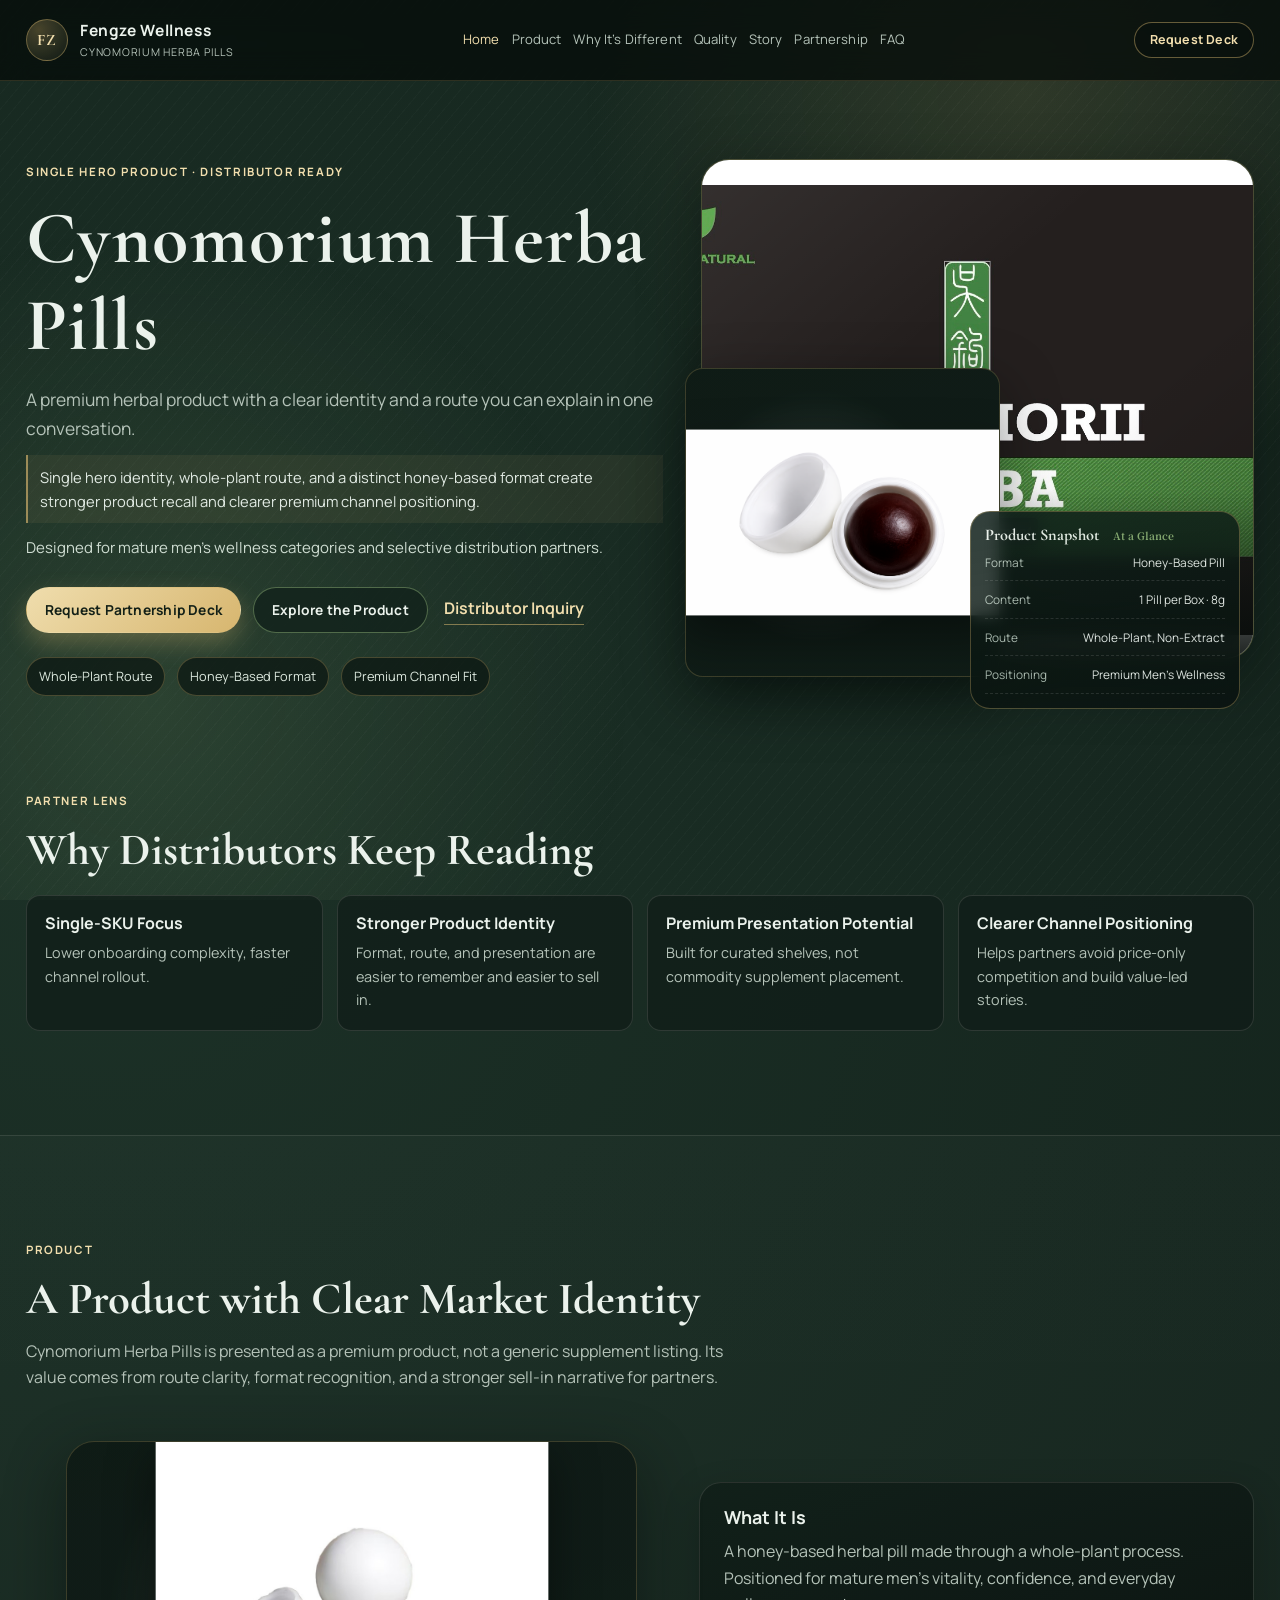
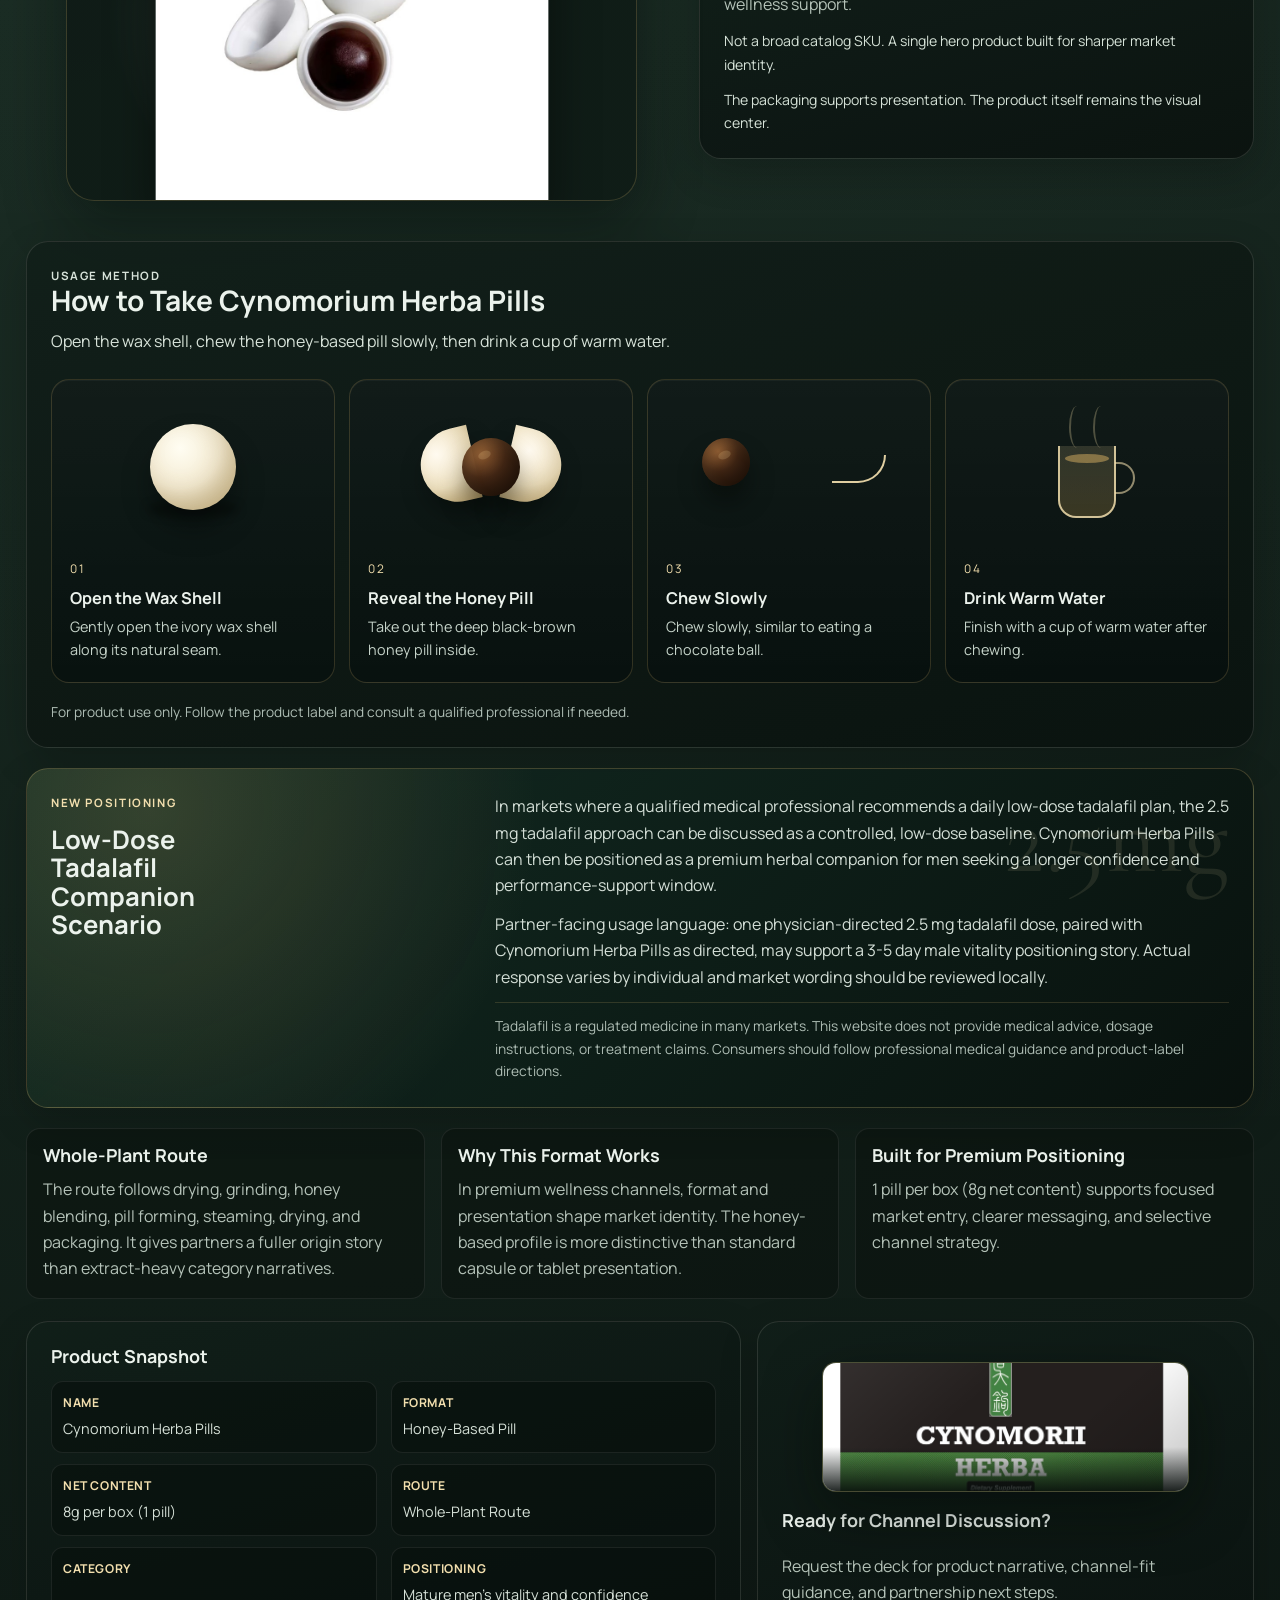
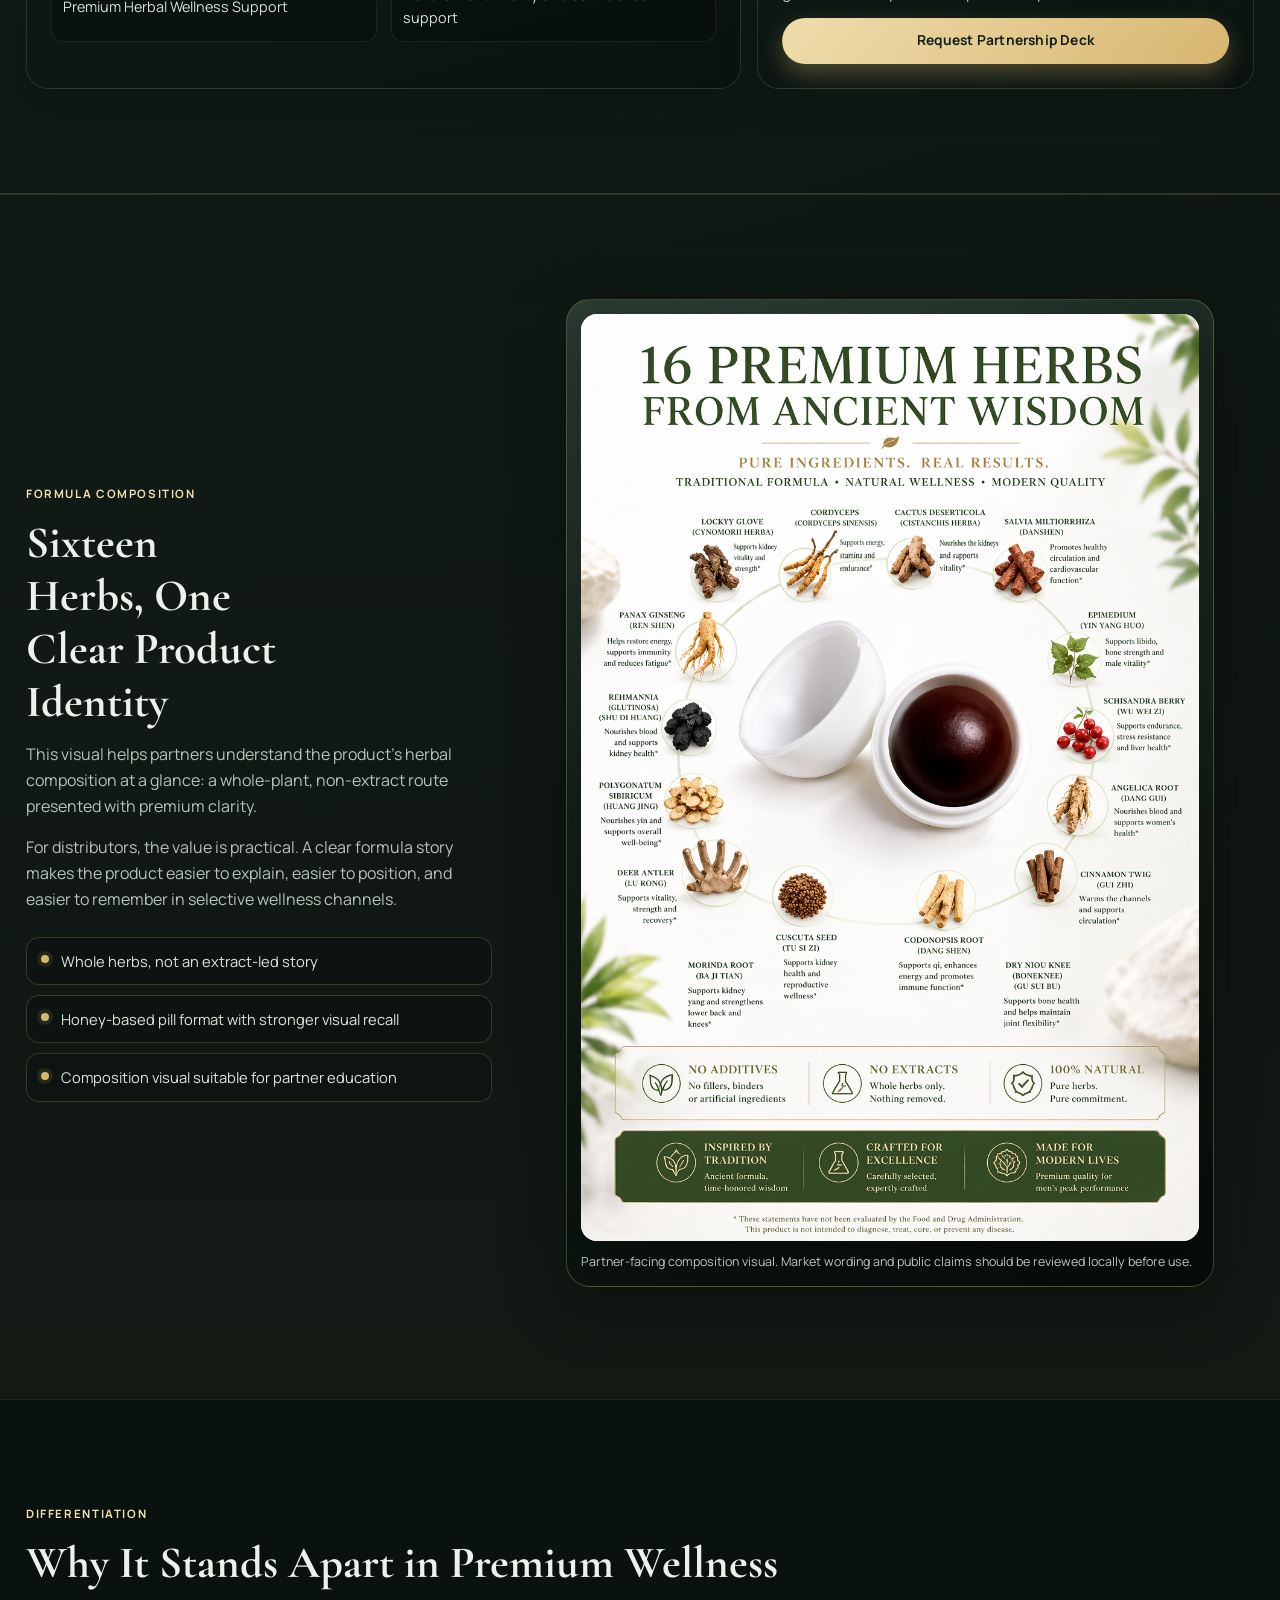
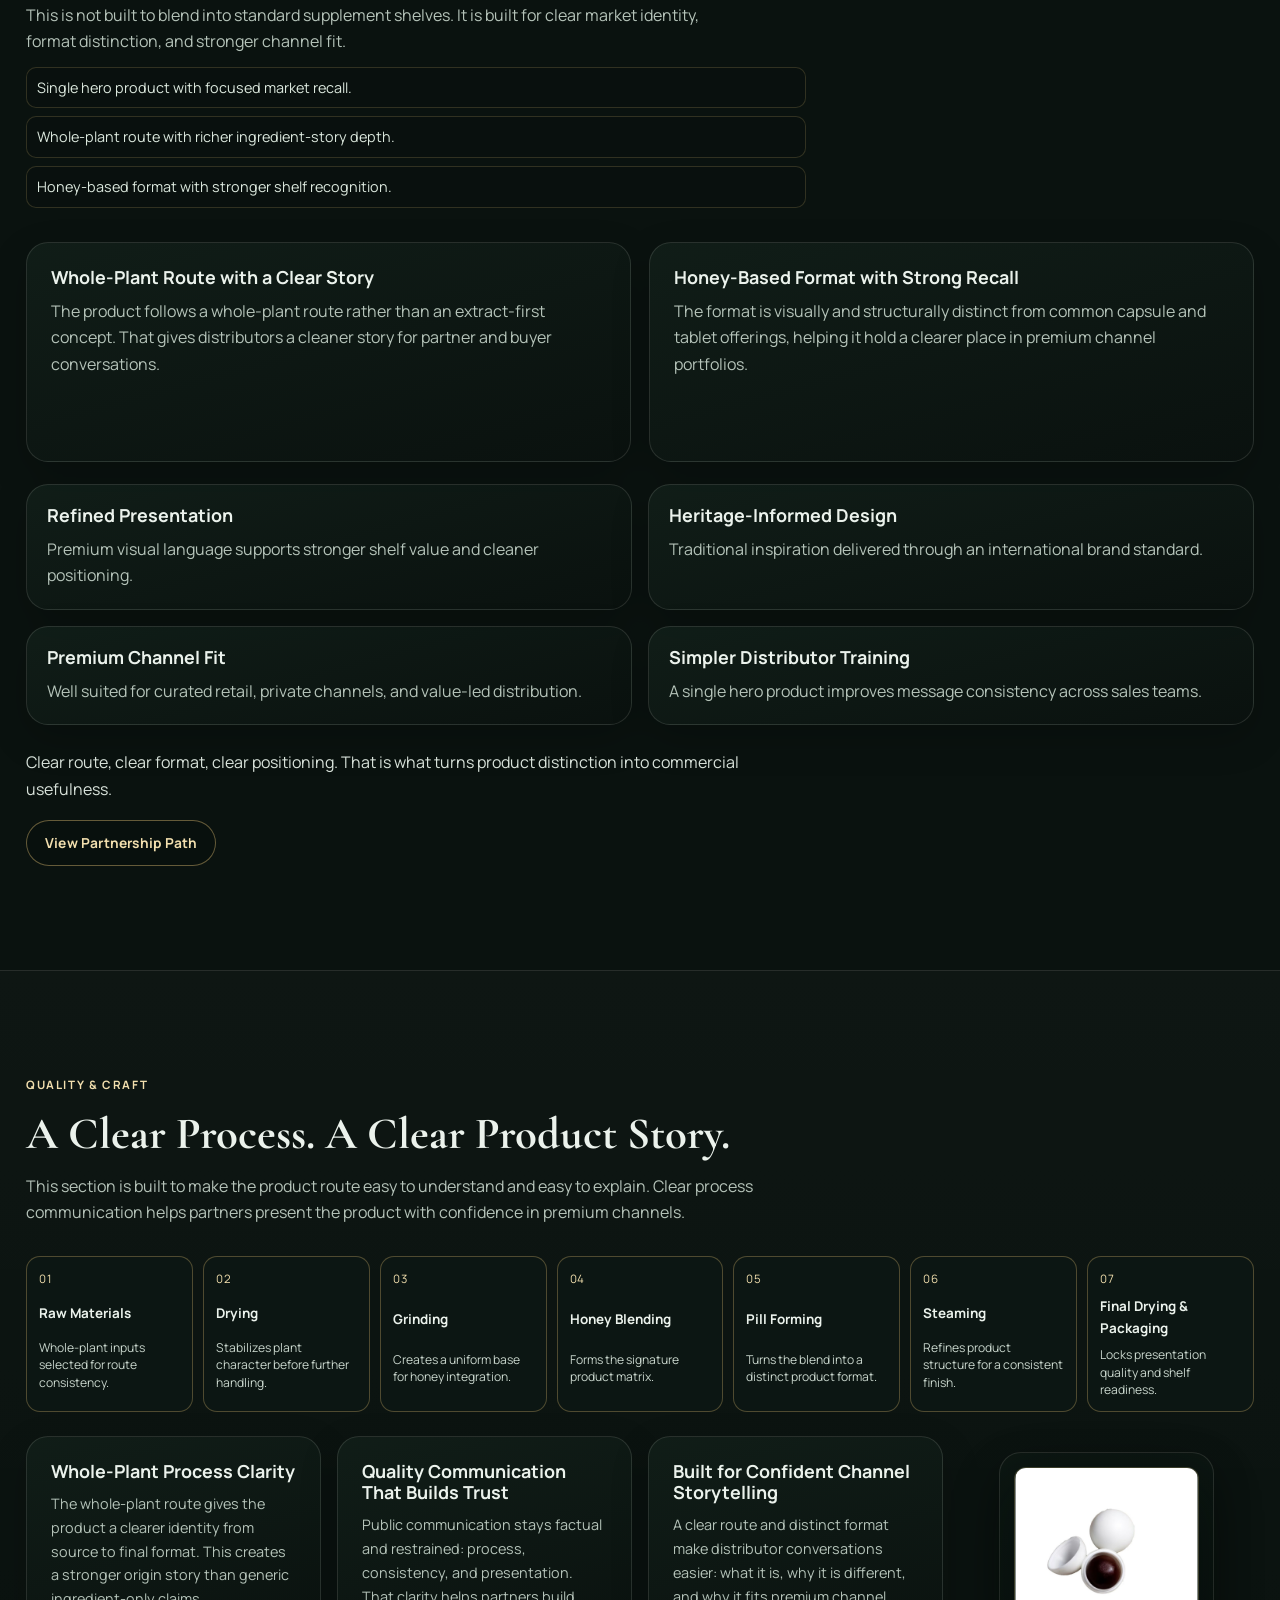
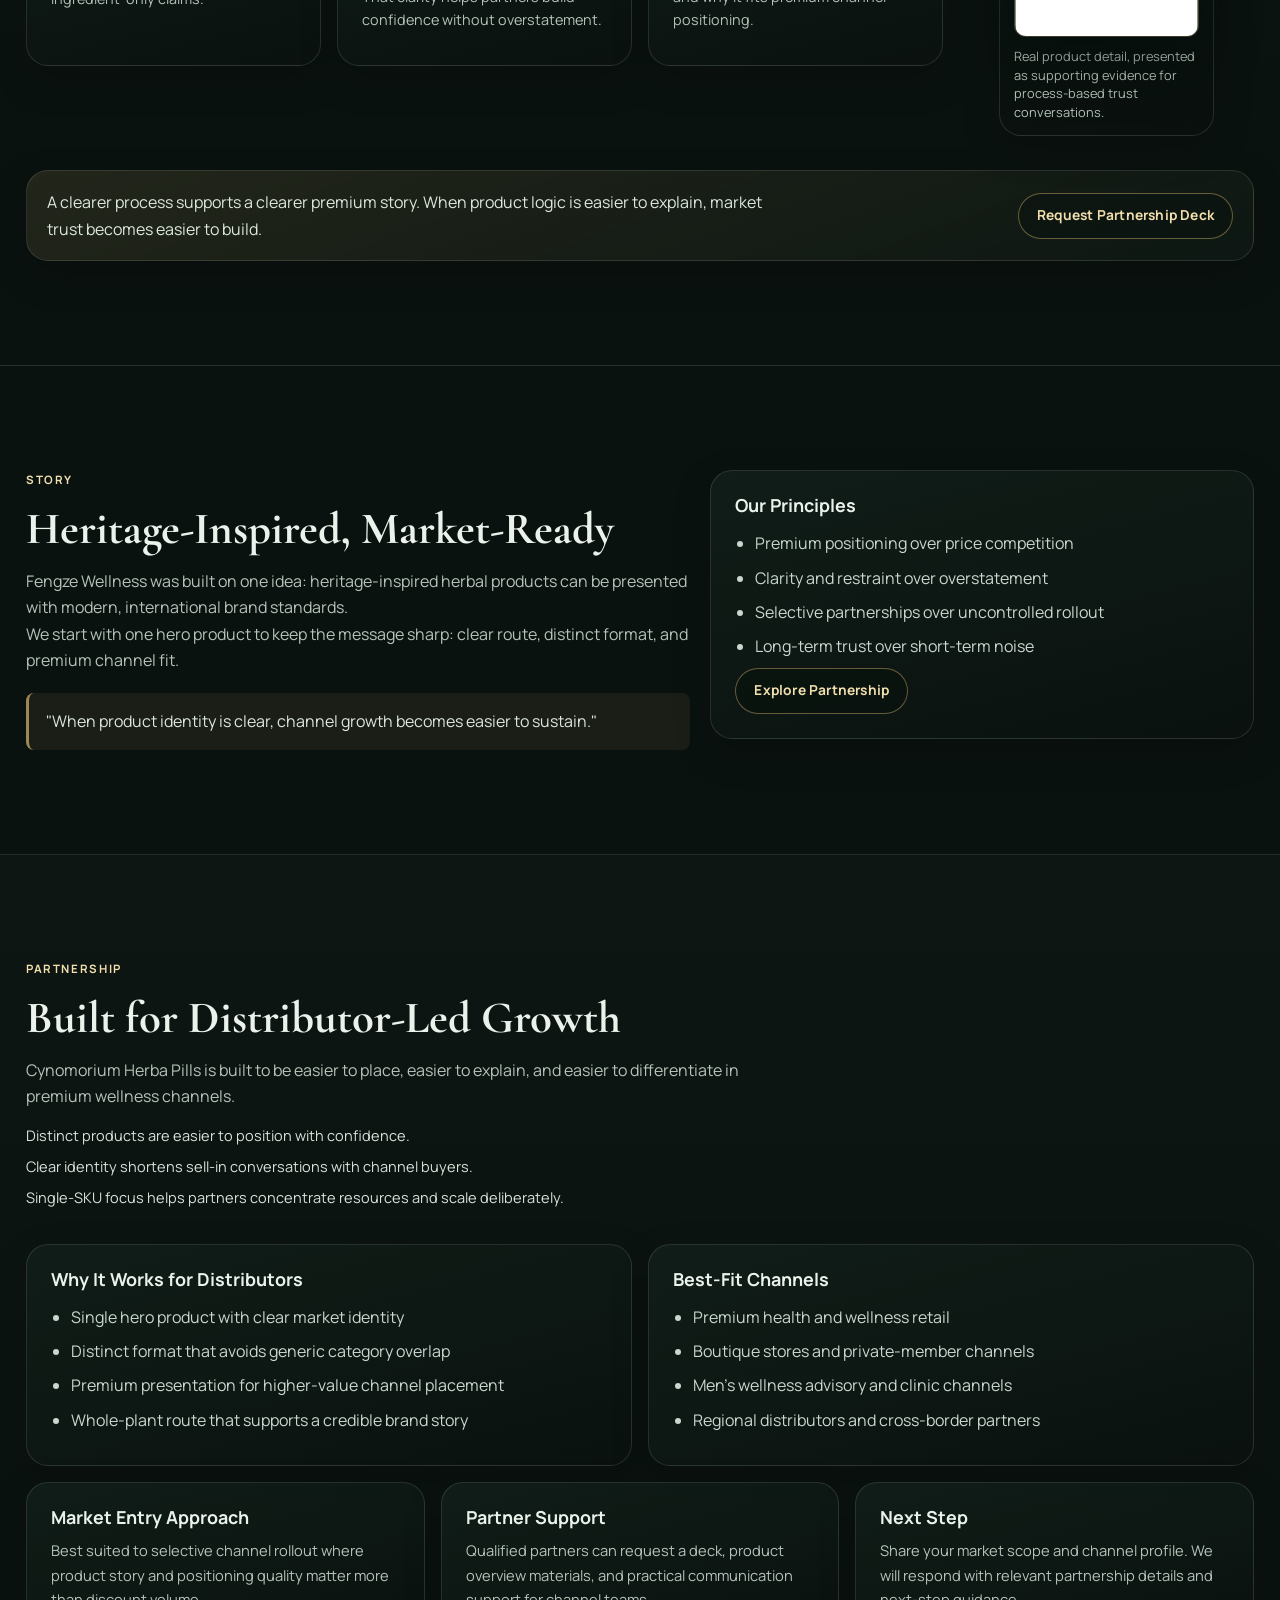
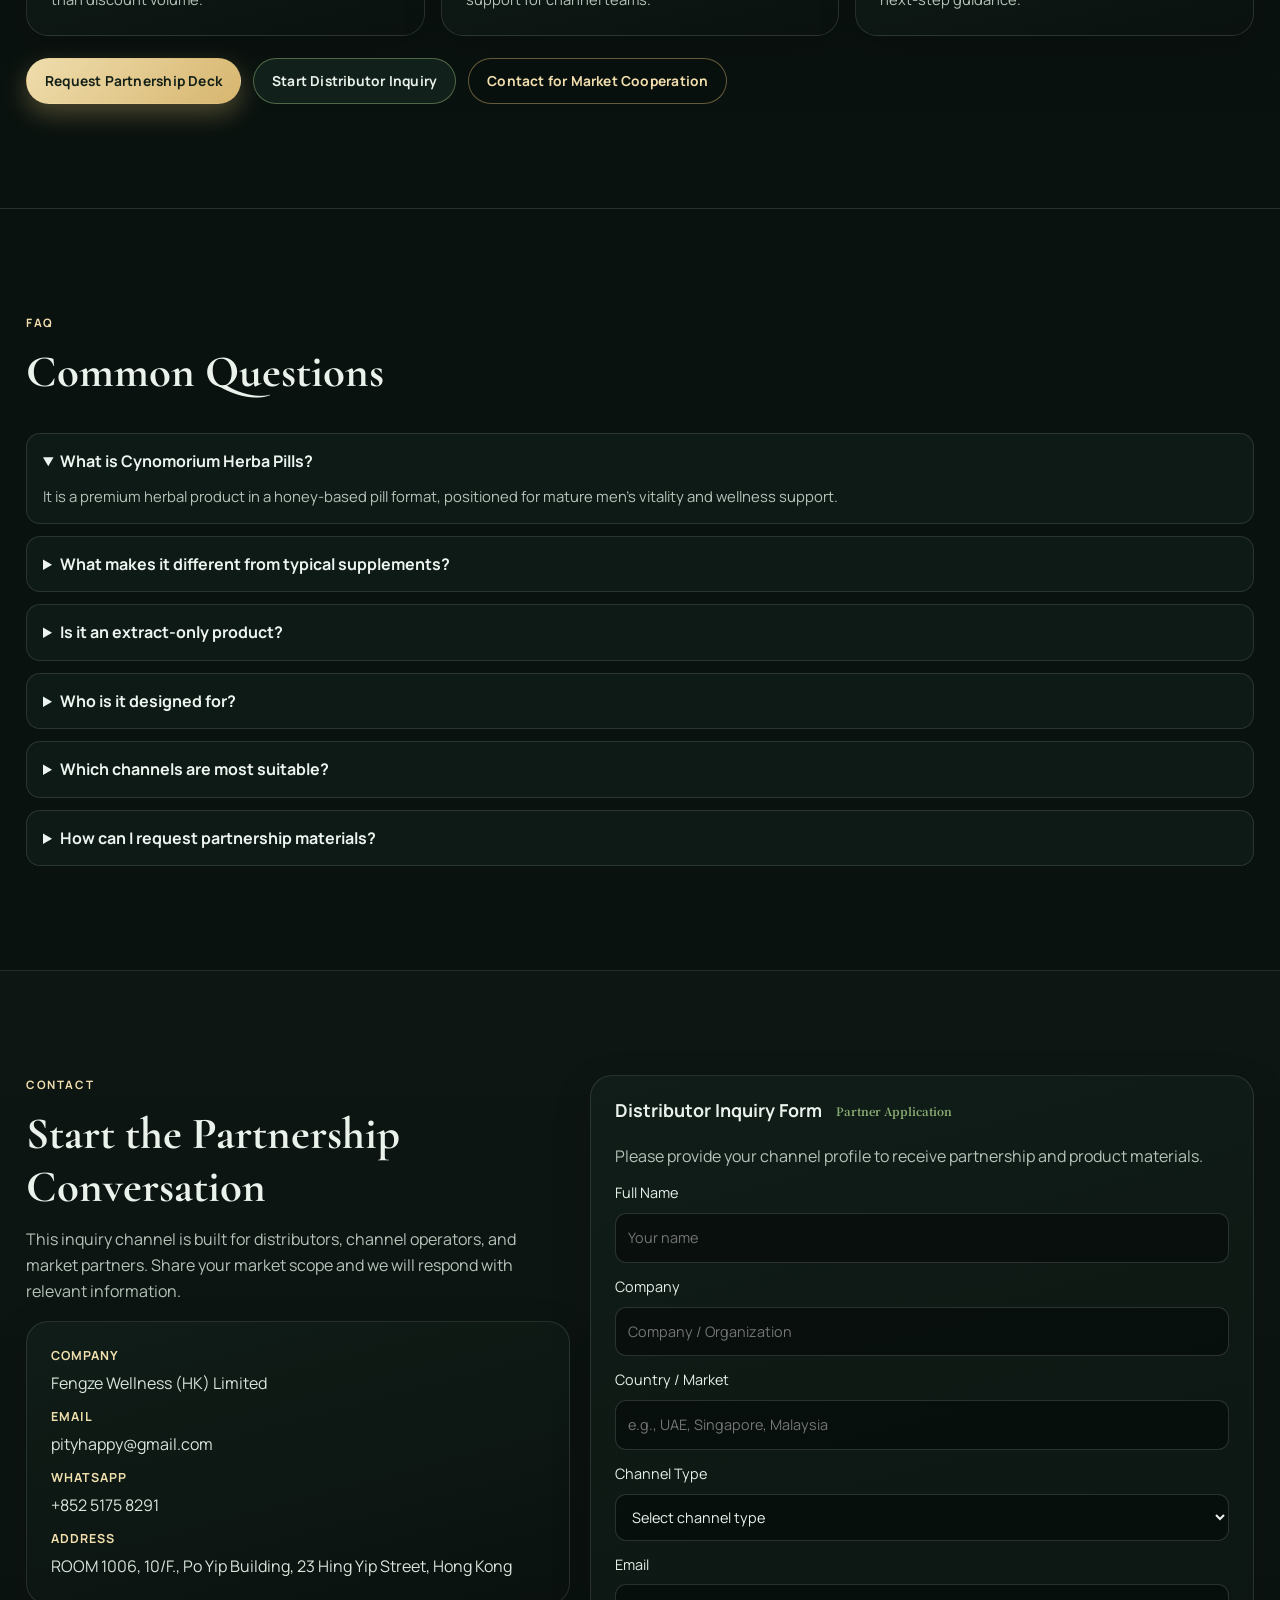
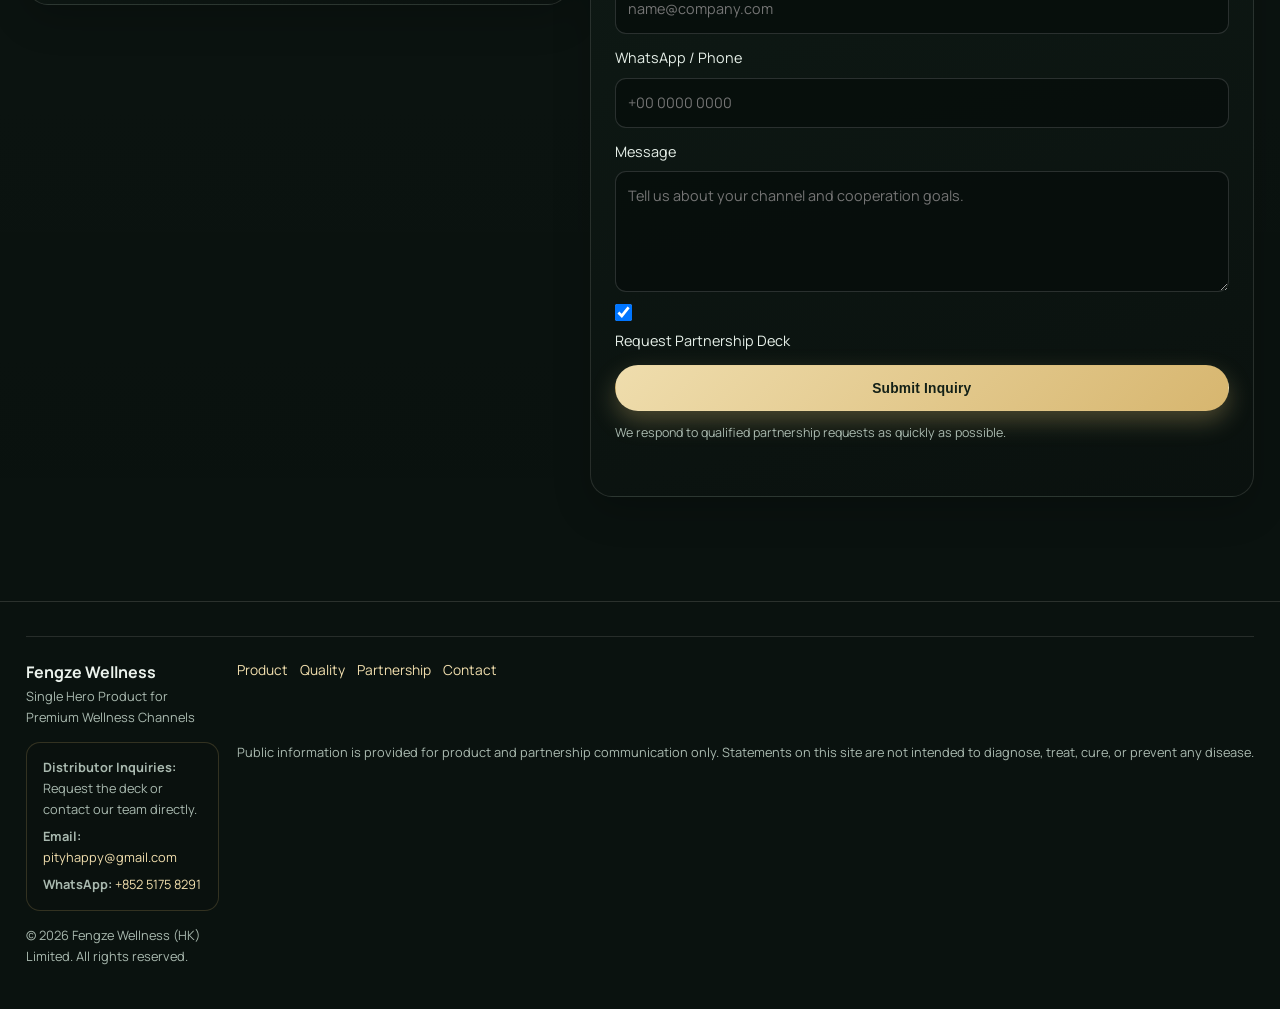
<file: index.html>
<!DOCTYPE html>
<html lang="en">
<head>
  <meta charset="UTF-8" />
  <meta name="viewport" content="width=device-width, initial-scale=1.0" />
  <title>Cynomorium Herba Pills | Premium Herbal Product for Distribution Partners</title>
  <meta name="description" content="Cynomorium Herba Pills is a premium whole-plant, honey-based herbal product created for mature men's wellness positioning and premium channel distribution." />
  <meta property="og:type" content="website" />
  <meta property="og:title" content="Cynomorium Herba Pills" />
  <meta property="og:description" content="A single hero herbal product with a whole-plant route and premium channel fit for distribution partners." />
  <meta property="og:image" content="./assets/product-front.jpg?v=20260420" />
  <meta property="og:locale" content="en_US" />
  <meta name="twitter:card" content="summary_large_image" />
  <meta name="twitter:title" content="Cynomorium Herba Pills" />
  <meta name="twitter:description" content="Premium whole-plant herbal positioning for distributor-led markets." />
  <meta name="twitter:image" content="./assets/product-front.jpg?v=20260420" />
  <link rel="icon" type="image/svg+xml" href="./public/favicon.svg" />
  <link rel="apple-touch-icon" href="./public/favicon.svg" />
  <link rel="stylesheet" href="./styles.css" />
  <script type="application/ld+json">
    {
      "@context": "https://schema.org",
      "@type": "Product",
      "name": "Cynomorium Herba Pills",
      "brand": {
        "@type": "Brand",
        "name": "Fengze Wellness"
      },
      "description": "A premium whole-plant herbal product in a honey-based pill format for mature men's wellness support.",
      "category": "Herbal Wellness Supplement",
      "additionalProperty": [
        {"@type": "PropertyValue", "name": "Format", "value": "Honey-based pill"},
        {"@type": "PropertyValue", "name": "Route", "value": "Whole-plant route"},
        {"@type": "PropertyValue", "name": "Net Content", "value": "8g per box / 1 pill"}
      ]
    }
  </script>
</head>
<body>
  <div class="page-bg"></div>

  <header class="site-header">
    <div class="container nav-wrap">
      <a class="brand" href="#home" aria-label="Fengze Wellness Home">
        <span class="brand-mark">FZ</span>
        <span>
          <strong>Fengze Wellness</strong>
          <em>Cynomorium Herba Pills</em>
        </span>
      </a>
      <button class="menu-btn" type="button" aria-expanded="false" aria-controls="site-nav">Menu</button>
      <nav id="site-nav" class="site-nav">
        <a href="#home">Home</a>
        <a href="#product">Product</a>
        <a href="#different">Why It’s Different</a>
        <a href="#quality">Quality</a>
        <a href="#story">Story</a>
        <a href="#partnership">Partnership</a>
        <a href="#faq">FAQ</a>
      </nav>
      <div class="nav-actions">
        <a class="btn small ghost" href="#partnership-form">Request Deck</a>
      </div>
    </div>
  </header>

  <main>
    <section id="home" class="hero section">
      <div class="container hero-layout reveal">
        <div class="hero-copy">
          <p class="kicker">Single Hero Product · Distributor Ready</p>
          <h1>Cynomorium Herba Pills</h1>
          <p class="lead">
            A premium herbal product with a clear identity and a route you can explain in one conversation.
          </p>
          <p class="hero-value">
            Single hero identity, whole-plant route, and a distinct honey-based format create stronger product recall and clearer premium channel positioning.
          </p>
          <p class="hero-note">Designed for mature men’s wellness categories and selective distribution partners.</p>
          <div class="cta-row">
            <a class="btn gold" href="#partnership-form">Request Partnership Deck</a>
            <a class="btn dark" href="#product">Explore the Product</a>
            <a class="text-link hero-link" href="#partnership">Distributor Inquiry</a>
          </div>
          <ul class="hero-points">
            <li>Whole-Plant Route</li>
            <li>Honey-Based Format</li>
            <li>Premium Channel Fit</li>
          </ul>
        </div>

        <div class="hero-visual">
          <div class="visual-main surface-frame safe-frame">
            <img class="safe-crop safe-crop-pack" src="./assets/product-front.jpg?v=20260420" data-fallback="./public/placeholder-herbal.svg" alt="Cynomorium Herba Pills premium packaging" />
          </div>
          <div class="visual-mini surface-frame pill-focus-frame">
            <img class="pill-focus-image" src="./public/hero-pill-open.png?v=20260424" data-fallback="./public/placeholder-herbal.svg" alt="Cynomorium Herba Pills pill and open shell detail" />
          </div>
          <aside class="spec-card glass">
            <h2>Product Snapshot <span>At a Glance</span></h2>
            <dl>
              <div><dt>Format</dt><dd>Honey-Based Pill</dd></div>
              <div><dt>Content</dt><dd>1 Pill per Box · 8g</dd></div>
              <div><dt>Route</dt><dd>Whole-Plant, Non-Extract</dd></div>
              <div><dt>Positioning</dt><dd>Premium Men’s Wellness</dd></div>
            </dl>
          </aside>
        </div>
      </div>

      <div class="container distributor-strip reveal">
        <header>
          <p class="kicker">Partner Lens</p>
          <h2>Why Distributors Keep Reading</h2>
        </header>
        <div class="strip-grid">
          <article>
            <h3>Single-SKU Focus</h3>
            <p>Lower onboarding complexity, faster channel rollout.</p>
          </article>
          <article>
            <h3>Stronger Product Identity</h3>
            <p>Format, route, and presentation are easier to remember and easier to sell in.</p>
          </article>
          <article>
            <h3>Premium Presentation Potential</h3>
            <p>Built for curated shelves, not commodity supplement placement.</p>
          </article>
          <article>
            <h3>Clearer Channel Positioning</h3>
            <p>Helps partners avoid price-only competition and build value-led stories.</p>
          </article>
        </div>
      </div>
    </section>

    <section id="product" class="section section-panel">
      <div class="container reveal">
        <div class="section-head">
          <p class="kicker">Product</p>
          <h2>A Product with Clear Market Identity</h2>
          <p>
            Cynomorium Herba Pills is presented as a premium product, not a generic supplement listing.
            Its value comes from route clarity, format recognition, and a stronger sell-in narrative for partners.
          </p>
        </div>

        <div class="product-opening">
          <figure class="product-hero-image surface-frame pill-focus-frame">
            <img class="pill-focus-image" src="./assets/product-main.jpg?v=20260420" data-fallback="./public/placeholder-herbal.svg" alt="Cynomorium Herba Pills real product form in open shell" />
          </figure>
          <article class="card product-intro">
            <h3>What It Is</h3>
            <p>
              A honey-based herbal pill made through a whole-plant process.
              Positioned for mature men’s vitality, confidence, and everyday wellness support.
            </p>
            <p class="sub-value-line">Not a broad catalog SKU. A single hero product built for sharper market identity.</p>
            <p class="sub-value-line">The packaging supports presentation. The product itself remains the visual center.</p>
          </article>
        </div>

        <article class="card usage-method-card reveal" aria-labelledby="usage-method-title">
          <div class="usage-method-head">
            <p class="kicker">Usage Method</p>
            <h3 id="usage-method-title">How to Take Cynomorium Herba Pills</h3>
            <p>Open the wax shell, chew the honey-based pill slowly, then drink a cup of warm water.</p>
          </div>

          <div class="usage-timeline" aria-label="Four-step usage method animation">
            <section class="usage-step-card usage-step-one" tabindex="0">
              <div class="usage-visual wax-shell-visual" role="img" aria-label="An ivory wax shell opening into two halves">
                <span class="wax-shadow"></span>
                <span class="wax-orb"></span>
                <span class="wax-half wax-half-left"></span>
                <span class="wax-half wax-half-right"></span>
              </div>
              <span class="usage-step-number">01</span>
              <h4>Open the Wax Shell</h4>
              <p>Gently open the ivory wax shell along its natural seam.</p>
            </section>

            <section class="usage-step-card usage-step-two" tabindex="0">
              <div class="usage-visual honey-pill-visual" role="img" aria-label="A deep black-brown honey pill revealed inside the opened wax shell">
                <span class="open-shell open-shell-left"></span>
                <span class="open-shell open-shell-right"></span>
                <span class="deep-honey-pill"></span>
              </div>
              <span class="usage-step-number">02</span>
              <h4>Reveal the Honey Pill</h4>
              <p>Take out the deep black-brown honey pill inside.</p>
            </section>

            <section class="usage-step-card usage-step-three" tabindex="0">
              <div class="usage-visual chew-visual" role="img" aria-label="The honey pill moving toward a minimal mouth line for slow chewing">
                <span class="chew-mouth"></span>
                <span class="chew-pill"></span>
                <span class="chew-mark chew-mark-one"></span>
                <span class="chew-mark chew-mark-two"></span>
              </div>
              <span class="usage-step-number">03</span>
              <h4>Chew Slowly</h4>
              <p>Chew slowly, similar to eating a chocolate ball.</p>
            </section>

            <section class="usage-step-card usage-step-four" tabindex="0">
              <div class="usage-visual warm-water-visual" role="img" aria-label="A cup of warm water with gentle steam">
                <span class="steam steam-one"></span>
                <span class="steam steam-two"></span>
                <span class="water-cup"></span>
                <span class="water-surface"></span>
              </div>
              <span class="usage-step-number">04</span>
              <h4>Drink Warm Water</h4>
              <p>Finish with a cup of warm water after chewing.</p>
            </section>
          </div>

          <p class="usage-method-note">For product use only. Follow the product label and consult a qualified professional if needed.</p>
        </article>

        <article class="card regimen-position-card reveal">
          <div>
            <p class="kicker">New Positioning</p>
            <h3>Low-Dose Tadalafil Companion Scenario</h3>
          </div>
          <div class="regimen-position-copy">
            <p>
              In markets where a qualified medical professional recommends a daily low-dose tadalafil plan,
              the 2.5 mg tadalafil approach can be discussed as a controlled, low-dose baseline.
              Cynomorium Herba Pills can then be positioned as a premium herbal companion for men seeking
              a longer confidence and performance-support window.
            </p>
            <p>
              Partner-facing usage language: one physician-directed 2.5 mg tadalafil dose, paired with
              Cynomorium Herba Pills as directed, may support a 3-5 day male vitality positioning story.
              Actual response varies by individual and market wording should be reviewed locally.
            </p>
            <p class="regimen-position-note">
              Tadalafil is a regulated medicine in many markets. This website does not provide medical advice,
              dosage instructions, or treatment claims. Consumers should follow professional medical guidance
              and product-label directions.
            </p>
          </div>
        </article>

        <div class="product-story-grid">
          <article>
            <h3>Whole-Plant Route</h3>
            <p>
              The route follows drying, grinding, honey blending, pill forming, steaming, drying, and packaging.
              It gives partners a fuller origin story than extract-heavy category narratives.
            </p>
          </article>
          <article>
            <h3>Why This Format Works</h3>
            <p>
              In premium wellness channels, format and presentation shape market identity.
              The honey-based profile is more distinctive than standard capsule or tablet presentation.
            </p>
          </article>
          <article>
            <h3>Built for Premium Positioning</h3>
            <p>
              1 pill per box (8g net content) supports focused market entry, clearer messaging, and selective channel strategy.
            </p>
          </article>
        </div>

        <div class="product-bottom">
          <div class="base-spec card">
            <h3>Product Snapshot</h3>
            <div class="spec-table">
              <div><strong>Name</strong><span>Cynomorium Herba Pills</span></div>
              <div><strong>Format</strong><span>Honey-Based Pill</span></div>
              <div><strong>Net Content</strong><span>8g per box (1 pill)</span></div>
              <div><strong>Route</strong><span>Whole-Plant Route</span></div>
              <div><strong>Category</strong><span>Premium Herbal Wellness Support</span></div>
              <div><strong>Positioning</strong><span>Mature men’s vitality and confidence support</span></div>
            </div>
          </div>
          <aside class="card product-cta">
            <figure class="product-pack-support surface-frame safe-frame">
              <img class="safe-crop safe-crop-pack" src="./assets/product-front.jpg?v=20260420" data-fallback="./public/placeholder-herbal.svg" alt="Cynomorium Herba Pills packaging support visual" />
            </figure>
            <h3>Ready for Channel Discussion?</h3>
            <p>
              Request the deck for product narrative, channel-fit guidance, and partnership next steps.
            </p>
            <a class="btn gold" href="#partnership-form">Request Partnership Deck</a>
          </aside>
        </div>
      </div>
    </section>

    <section id="formula" class="section formula-section">
      <div class="container formula-layout reveal">
        <div class="formula-copy">
          <p class="kicker">Formula Composition</p>
          <h2>Sixteen Herbs, One Clear Product Identity</h2>
          <p>
            This visual helps partners understand the product’s herbal composition at a glance:
            a whole-plant, non-extract route presented with premium clarity.
          </p>
          <p>
            For distributors, the value is practical. A clear formula story makes the product easier to explain,
            easier to position, and easier to remember in selective wellness channels.
          </p>
          <ul class="formula-points">
            <li>Whole herbs, not an extract-led story</li>
            <li>Honey-based pill format with stronger visual recall</li>
            <li>Composition visual suitable for partner education</li>
          </ul>
        </div>

        <figure class="formula-visual surface-frame">
          <img src="./public/formula-en.png?v=20260424" alt="Sixteen premium herbs composition visual for Cynomorium Herba Pills" />
          <figcaption>
            Partner-facing composition visual. Market wording and public claims should be reviewed locally before use.
          </figcaption>
        </figure>
      </div>
    </section>

    <section id="different" class="section">
      <div class="container reveal">
        <div class="section-head narrow">
          <p class="kicker">Differentiation</p>
          <h2>Why It Stands Apart in Premium Wellness</h2>
          <p>
            This is not built to blend into standard supplement shelves.
            It is built for clear market identity, format distinction, and stronger channel fit.
          </p>
          <div class="stands-apart-list">
            <p>Single hero product with focused market recall.</p>
            <p>Whole-plant route with richer ingredient-story depth.</p>
            <p>Honey-based format with stronger shelf recognition.</p>
          </div>
        </div>

        <div class="different-primary">
          <article class="feature-block card">
            <h3>Whole-Plant Route with a Clear Story</h3>
            <p>
              The product follows a whole-plant route rather than an extract-first concept.
              That gives distributors a cleaner story for partner and buyer conversations.
            </p>
          </article>
          <article class="feature-block card">
            <h3>Honey-Based Format with Strong Recall</h3>
            <p>
              The format is visually and structurally distinct from common capsule and tablet offerings,
              helping it hold a clearer place in premium channel portfolios.
            </p>
          </article>
        </div>

        <div class="different-secondary">
          <article class="card"><h3>Refined Presentation</h3><p>Premium visual language supports stronger shelf value and cleaner positioning.</p></article>
          <article class="card"><h3>Heritage-Informed Design</h3><p>Traditional inspiration delivered through an international brand standard.</p></article>
          <article class="card"><h3>Premium Channel Fit</h3><p>Well suited for curated retail, private channels, and value-led distribution.</p></article>
          <article class="card"><h3>Simpler Distributor Training</h3><p>A single hero product improves message consistency across sales teams.</p></article>
        </div>

        <p class="different-summary">
          Clear route, clear format, clear positioning. That is what turns product distinction into commercial usefulness.
        </p>
        <a class="btn line" href="#partnership">View Partnership Path</a>
      </div>
    </section>

    <section id="quality" class="section section-panel quality-section">
      <div class="container reveal">
        <div class="section-head quality-head">
          <p class="kicker">QUALITY & CRAFT</p>
          <h2>A Clear Process. A Clear Product Story.</h2>
          <p>
            This section is built to make the product route easy to understand and easy to explain.
            Clear process communication helps partners present the product with confidence in premium channels.
          </p>
        </div>

        <ol class="process-flow quality-process">
          <li><span>01</span><strong>Raw Materials</strong><p>Whole-plant inputs selected for route consistency.</p></li>
          <li><span>02</span><strong>Drying</strong><p>Stabilizes plant character before further handling.</p></li>
          <li><span>03</span><strong>Grinding</strong><p>Creates a uniform base for honey integration.</p></li>
          <li><span>04</span><strong>Honey Blending</strong><p>Forms the signature product matrix.</p></li>
          <li><span>05</span><strong>Pill Forming</strong><p>Turns the blend into a distinct product format.</p></li>
          <li><span>06</span><strong>Steaming</strong><p>Refines product structure for a consistent finish.</p></li>
          <li><span>07</span><strong>Final Drying & Packaging</strong><p>Locks presentation quality and shelf readiness.</p></li>
        </ol>

        <div class="quality-grid quality-value-grid">
          <article class="card quality-value-card">
            <h3>Whole-Plant Process Clarity</h3>
            <p>
              The whole-plant route gives the product a clearer identity from source to final format.
              This creates a stronger origin story than generic ingredient-only claims.
            </p>
          </article>
          <article class="card quality-value-card">
            <h3>Quality Communication That Builds Trust</h3>
            <p>
              Public communication stays factual and restrained: process, consistency, and presentation.
              That clarity helps partners build confidence without overstatement.
            </p>
          </article>
          <article class="card quality-value-card">
            <h3>Built for Confident Channel Storytelling</h3>
            <p>
              A clear route and distinct format make distributor conversations easier:
              what it is, why it is different, and why it fits premium channel positioning.
            </p>
          </article>
          <figure class="card quality-support">
            <div class="quality-support-media surface-frame pill-focus-frame">
              <img class="quality-support-img" src="./assets/product-main.jpg?v=20260420" data-fallback="./public/placeholder-herbal.svg" alt="Cynomorium Herba Pills real product detail" />
            </div>
            <figcaption>Real product detail, presented as supporting evidence for process-based trust conversations.</figcaption>
          </figure>
        </div>

        <div class="card quality-close">
          <p>A clearer process supports a clearer premium story. When product logic is easier to explain, market trust becomes easier to build.</p>
          <a class="btn line" href="#partnership-form">Request Partnership Deck</a>
        </div>
      </div>
    </section>

    <section id="story" class="section">
      <div class="container story-grid reveal">
        <article>
          <p class="kicker">Story</p>
          <h2>Heritage-Inspired, Market-Ready</h2>
          <p>
            Fengze Wellness was built on one idea: heritage-inspired herbal products can be presented with modern,
            international brand standards.
          </p>
          <p>
            We start with one hero product to keep the message sharp: clear route, distinct format, and premium channel fit.
          </p>
          <blockquote>
            "When product identity is clear, channel growth becomes easier to sustain."
          </blockquote>
        </article>

        <article class="card story-card">
          <h3>Our Principles</h3>
          <ul>
            <li>Premium positioning over price competition</li>
            <li>Clarity and restraint over overstatement</li>
            <li>Selective partnerships over uncontrolled rollout</li>
            <li>Long-term trust over short-term noise</li>
          </ul>
          <a class="btn line" href="#partnership">Explore Partnership</a>
        </article>
      </div>
    </section>

    <section id="partnership" class="section section-panel">
      <div class="container reveal">
        <div class="section-head">
          <p class="kicker">Partnership</p>
          <h2>Built for Distributor-Led Growth</h2>
          <p>
            Cynomorium Herba Pills is built to be easier to place, easier to explain, and easier to differentiate
            in premium wellness channels.
          </p>
          <div class="partner-matters-list">
            <p>Distinct products are easier to position with confidence.</p>
            <p>Clear identity shortens sell-in conversations with channel buyers.</p>
            <p>Single-SKU focus helps partners concentrate resources and scale deliberately.</p>
          </div>
        </div>

        <div class="partnership-layout">
          <article class="card partner-lead">
            <h3>Why It Works for Distributors</h3>
            <ul>
              <li>Single hero product with clear market identity</li>
              <li>Distinct format that avoids generic category overlap</li>
              <li>Premium presentation for higher-value channel placement</li>
              <li>Whole-plant route that supports a credible brand story</li>
            </ul>
          </article>
          <article class="card partner-lead">
            <h3>Best-Fit Channels</h3>
            <ul>
              <li>Premium health and wellness retail</li>
              <li>Boutique stores and private-member channels</li>
              <li>Men’s wellness advisory and clinic channels</li>
              <li>Regional distributors and cross-border partners</li>
            </ul>
          </article>
        </div>

        <div class="partner-grid">
          <article class="card">
            <h3>Market Entry Approach</h3>
            <p>
              Best suited to selective channel rollout where product story and positioning quality matter more than discount volume.
            </p>
          </article>
          <article class="card">
            <h3>Partner Support</h3>
            <p>
              Qualified partners can request a deck, product overview materials, and practical communication support for channel teams.
            </p>
          </article>
          <article class="card">
            <h3>Next Step</h3>
            <p>
              Share your market scope and channel profile. We will respond with relevant partnership details and next-step guidance.
            </p>
          </article>
        </div>

        <div class="partner-cta-row">
          <a class="btn gold" href="#partnership-form">Request Partnership Deck</a>
          <a class="btn dark" href="#partnership-form">Start Distributor Inquiry</a>
          <a class="btn line" href="#contact">Contact for Market Cooperation</a>
        </div>
      </div>
    </section>

    <section id="faq" class="section">
      <div class="container reveal">
        <div class="section-head narrow">
          <p class="kicker">FAQ</p>
          <h2>Common Questions</h2>
        </div>

        <div class="faq-list">
          <details class="faq-item" open>
            <summary>What is Cynomorium Herba Pills?</summary>
            <p>It is a premium herbal product in a honey-based pill format, positioned for mature men’s vitality and wellness support.</p>
          </details>
          <details class="faq-item">
            <summary>What makes it different from typical supplements?</summary>
            <p>Its distinction comes from a whole-plant route, recognizable format, and a focused single-product brand approach.</p>
          </details>
          <details class="faq-item">
            <summary>Is it an extract-only product?</summary>
            <p>No. The product is positioned around a whole-plant route rather than an extract-only concept.</p>
          </details>
          <details class="faq-item">
            <summary>Who is it designed for?</summary>
            <p>It is designed for mature men seeking vitality, confidence, and wellness-focused daily support.</p>
          </details>
          <details class="faq-item">
            <summary>Which channels are most suitable?</summary>
            <p>Premium wellness retail, boutique channels, private-member models, and selected distributor networks.</p>
          </details>
          <details class="faq-item">
            <summary>How can I request partnership materials?</summary>
            <p>Submit a distributor inquiry form or contact us directly by email or WhatsApp for the partnership deck.</p>
          </details>
        </div>
      </div>
    </section>

    <section id="contact" class="section section-panel">
      <div class="container contact-layout reveal">
        <article>
          <p class="kicker">Contact</p>
          <h2>Start the Partnership Conversation</h2>
          <p>
            This inquiry channel is built for distributors, channel operators, and market partners.
            Share your market scope and we will respond with relevant information.
          </p>

          <div class="contact-card card">
            <div><strong>Company</strong><span>Fengze Wellness (HK) Limited</span></div>
            <div><strong>Email</strong><a href="mailto:pityhappy@gmail.com">pityhappy@gmail.com</a></div>
            <div><strong>WhatsApp</strong><a href="https://wa.me/85251758291" target="_blank" rel="noreferrer">+852 5175 8291</a></div>
            <div><strong>Address</strong><span>ROOM 1006, 10/F., Po Yip Building, 23 Hing Yip Street, Hong Kong</span></div>
          </div>
        </article>

        <form id="partnership-form" class="card inquiry-form" novalidate method="POST" action="https://formsubmit.co/ajax/pityhappy@gmail.com">
          <h3>Distributor Inquiry Form <span>Partner Application</span></h3>
          <p>Please provide your channel profile to receive partnership and product materials.</p>
          <input type="hidden" name="_subject" value="New Partnership Inquiry - Cynomorium Herba Pills" />
          <input type="hidden" name="_captcha" value="false" />
          <input type="hidden" name="_template" value="table" />
          <input type="hidden" name="site_language" value="en" />
          <input class="hp-field" type="text" name="_honey" tabindex="-1" autocomplete="off" />

          <label>
            Full Name
            <input type="text" name="fullName" required placeholder="Your name" />
          </label>
          <label>
            Company
            <input type="text" name="company" required placeholder="Company / Organization" />
          </label>
          <label>
            Country / Market
            <input type="text" name="market" required placeholder="e.g., UAE, Singapore, Malaysia" />
          </label>
          <label>
            Channel Type
            <select name="channelType" required>
              <option value="">Select channel type</option>
              <option>Distributor</option>
              <option>Wholesaler</option>
              <option>Retail Chain</option>
              <option>Clinic / Wellness Center</option>
              <option>Private Membership Channel</option>
              <option>Other</option>
            </select>
          </label>
          <label>
            Email
            <input type="email" name="email" required placeholder="name@company.com" />
          </label>
          <label>
            WhatsApp / Phone
            <input type="text" name="whatsapp" placeholder="+00 0000 0000" />
          </label>
          <label>
            Message
            <textarea name="message" rows="4" placeholder="Tell us about your channel and cooperation goals."></textarea>
          </label>

          <label class="checkline">
            <input type="checkbox" name="deck" checked />
            Request Partnership Deck
          </label>

          <button class="btn gold" type="submit">Submit Inquiry</button>
          <p class="form-note">We respond to qualified partnership requests as quickly as possible.</p>
          <p class="form-feedback" role="status" aria-live="polite"></p>
        </form>
      </div>
    </section>
  </main>

  <footer class="site-footer">
    <div class="container footer-grid">
      <div>
        <strong>Fengze Wellness</strong>
        <p>Single Hero Product for Premium Wellness Channels</p>
      </div>
      <nav>
        <a href="#product">Product</a>
        <a href="#quality">Quality</a>
        <a href="#partnership">Partnership</a>
        <a href="#contact">Contact</a>
      </nav>

      <div class="footer-trust">
        <p><strong>Distributor Inquiries:</strong> Request the deck or contact our team directly.</p>
        <p><strong>Email:</strong> <a href="mailto:pityhappy@gmail.com">pityhappy@gmail.com</a></p>
        <p><strong>WhatsApp:</strong> <a href="https://wa.me/85251758291" target="_blank" rel="noreferrer">+852 5175 8291</a></p>
      </div>

      <p class="compliance-note">
        Public information is provided for product and partnership communication only. Statements on this site are not intended to diagnose, treat, cure, or prevent any disease.
      </p>
      <p class="copyright">© <span id="year"></span> Fengze Wellness (HK) Limited. All rights reserved.</p>
    </div>
  </footer>

  <script src="./site.js"></script>
</body>
</html>
</file>
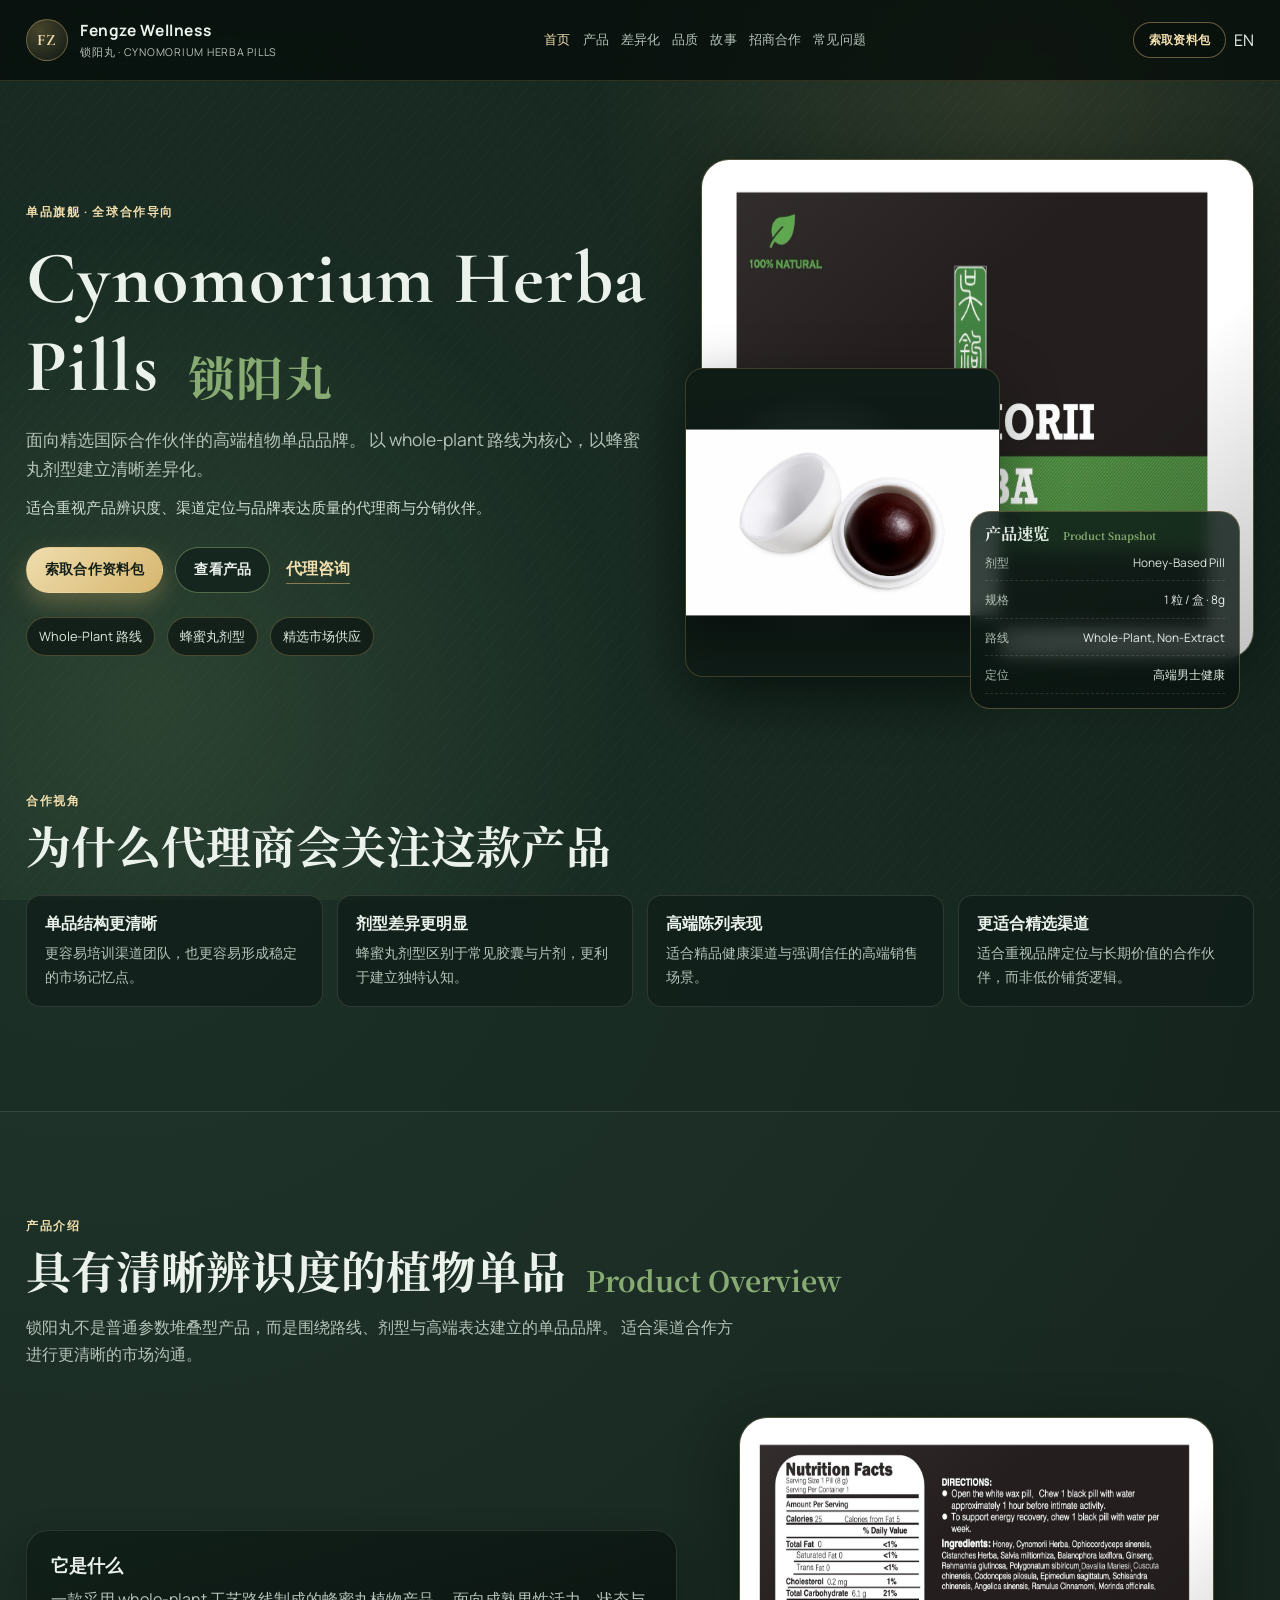
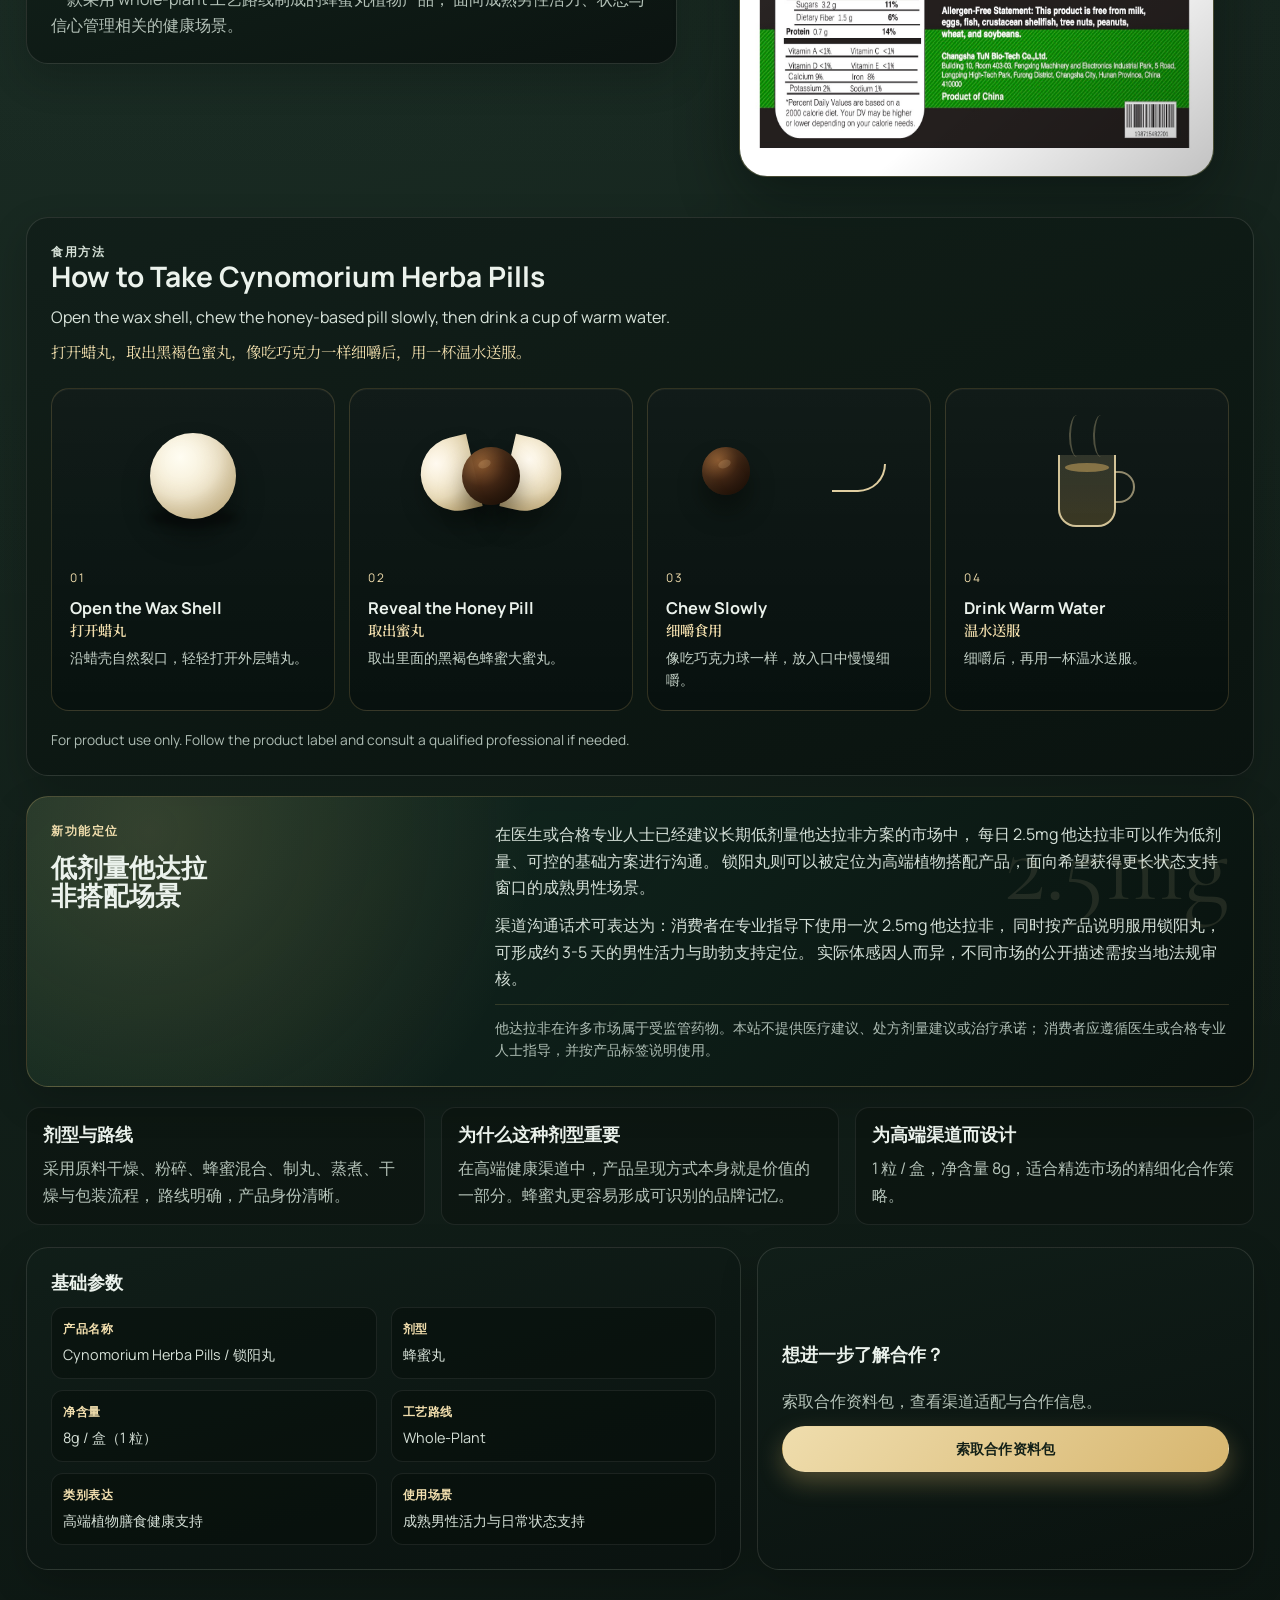
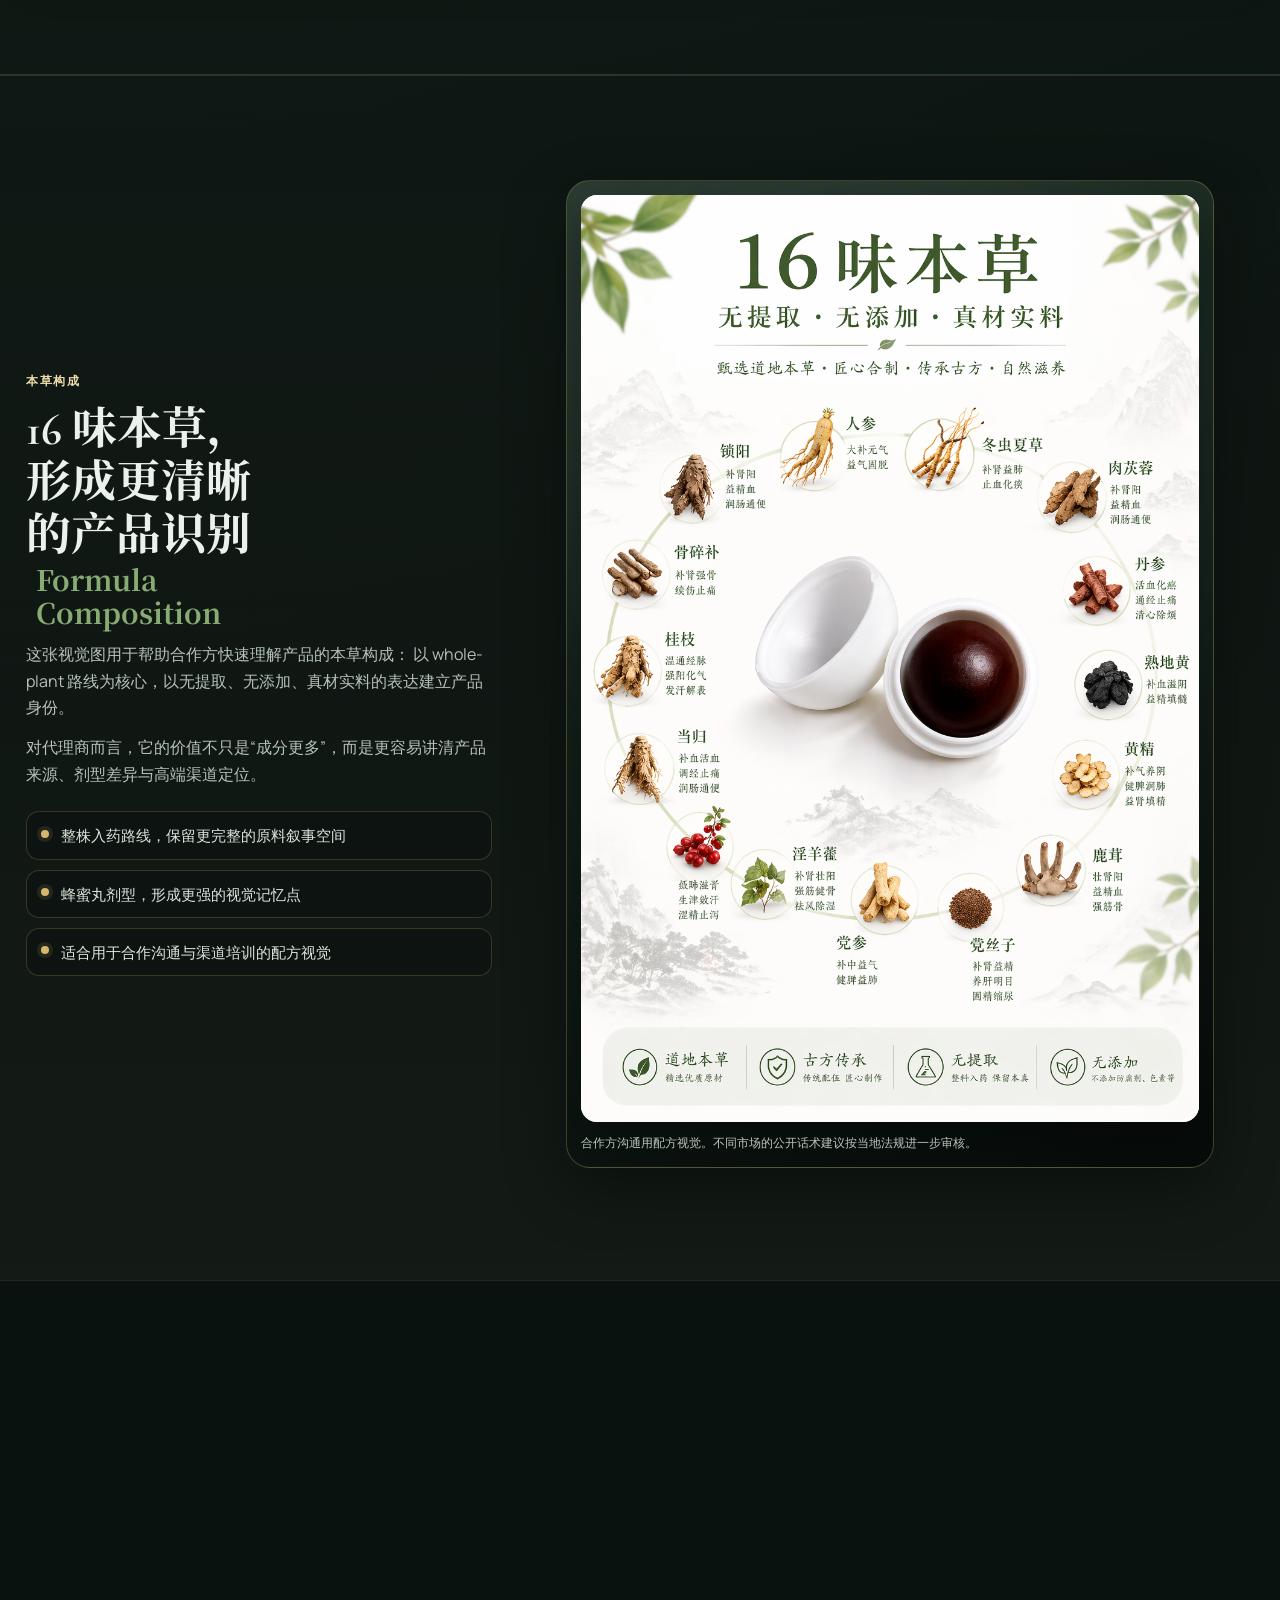
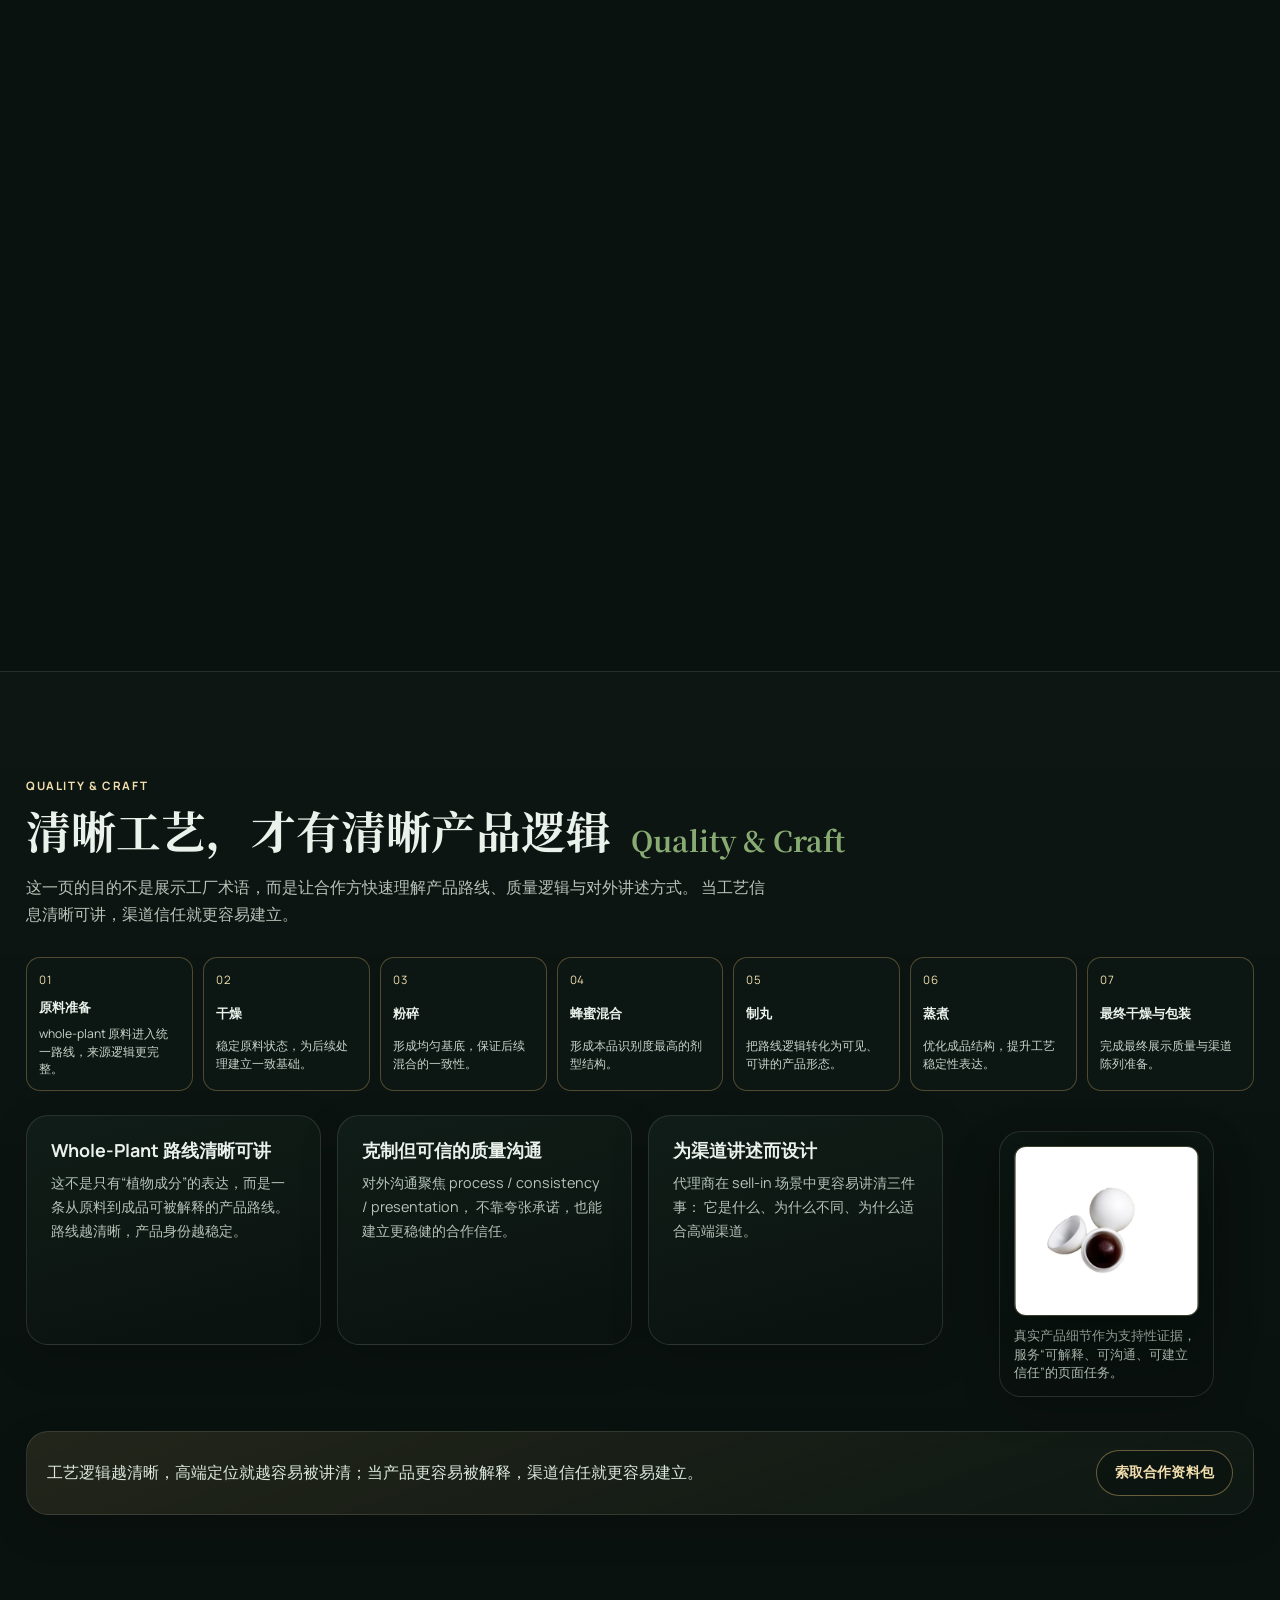
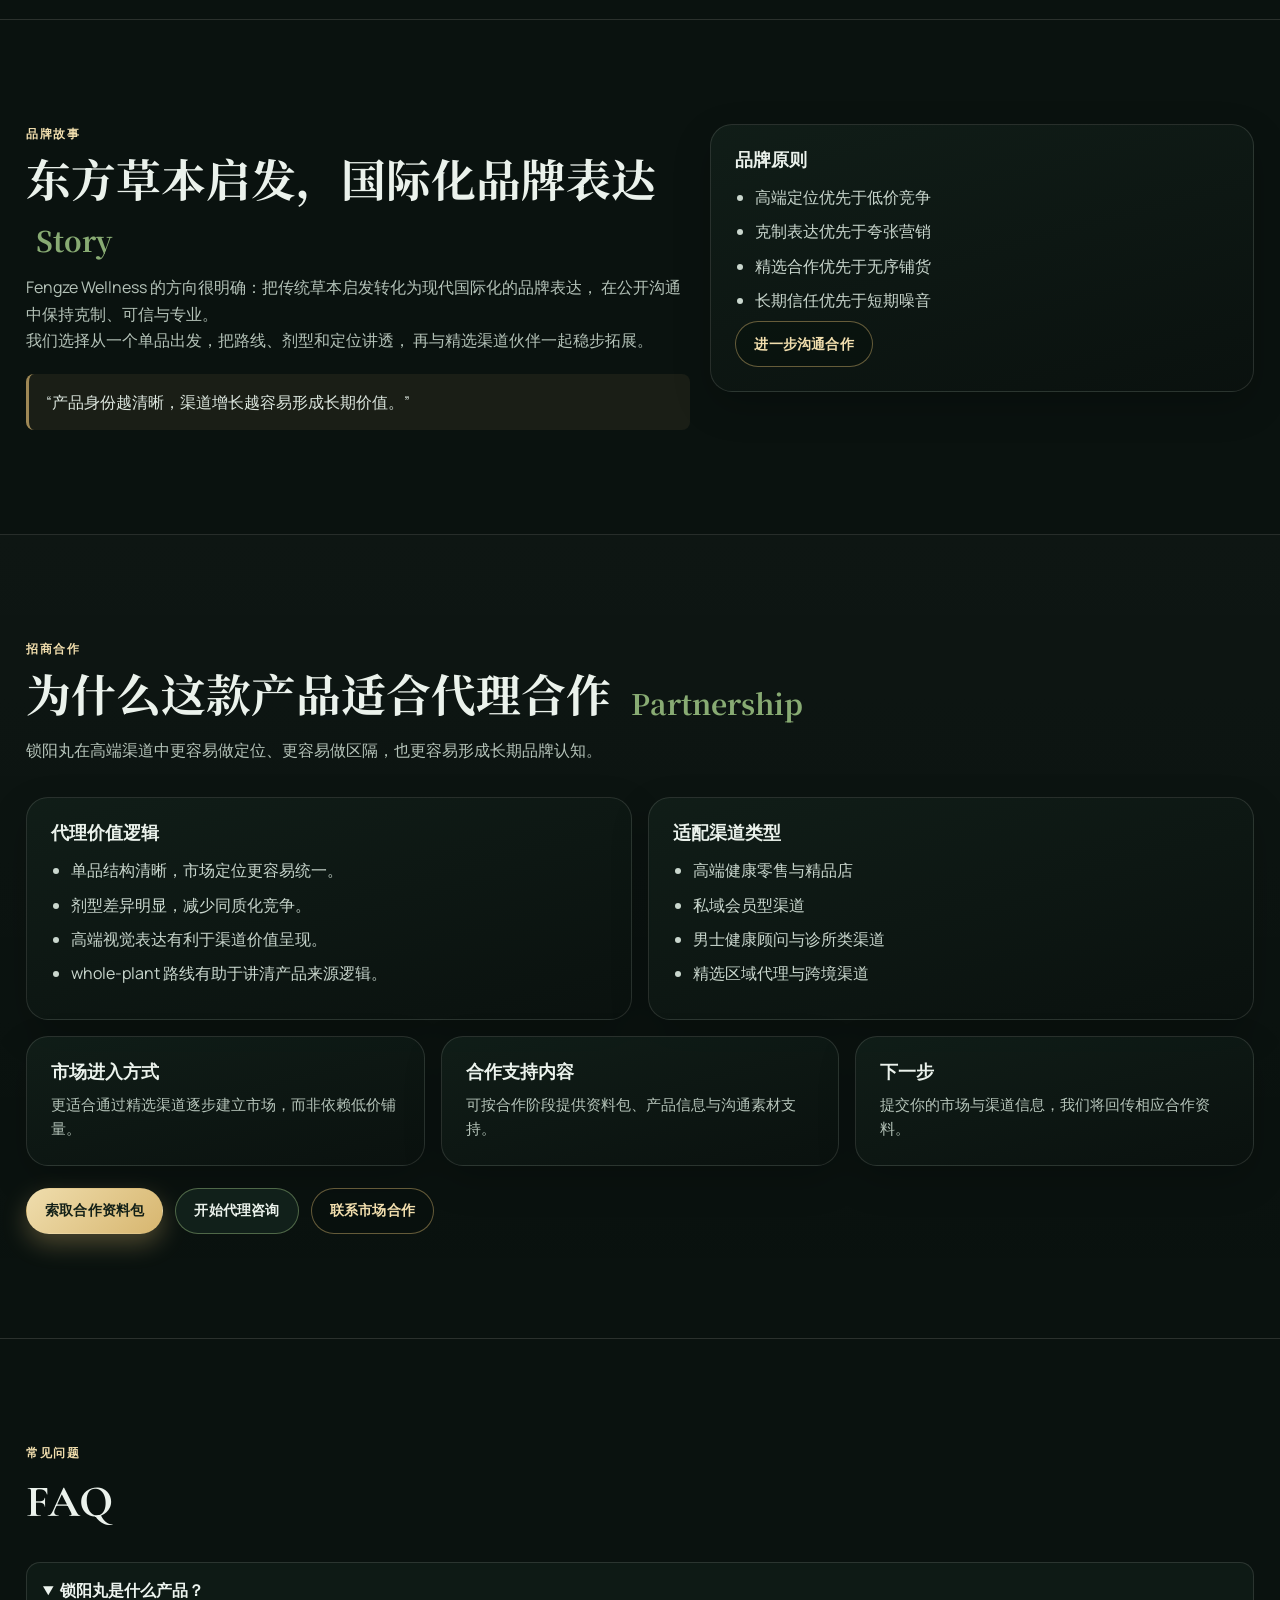
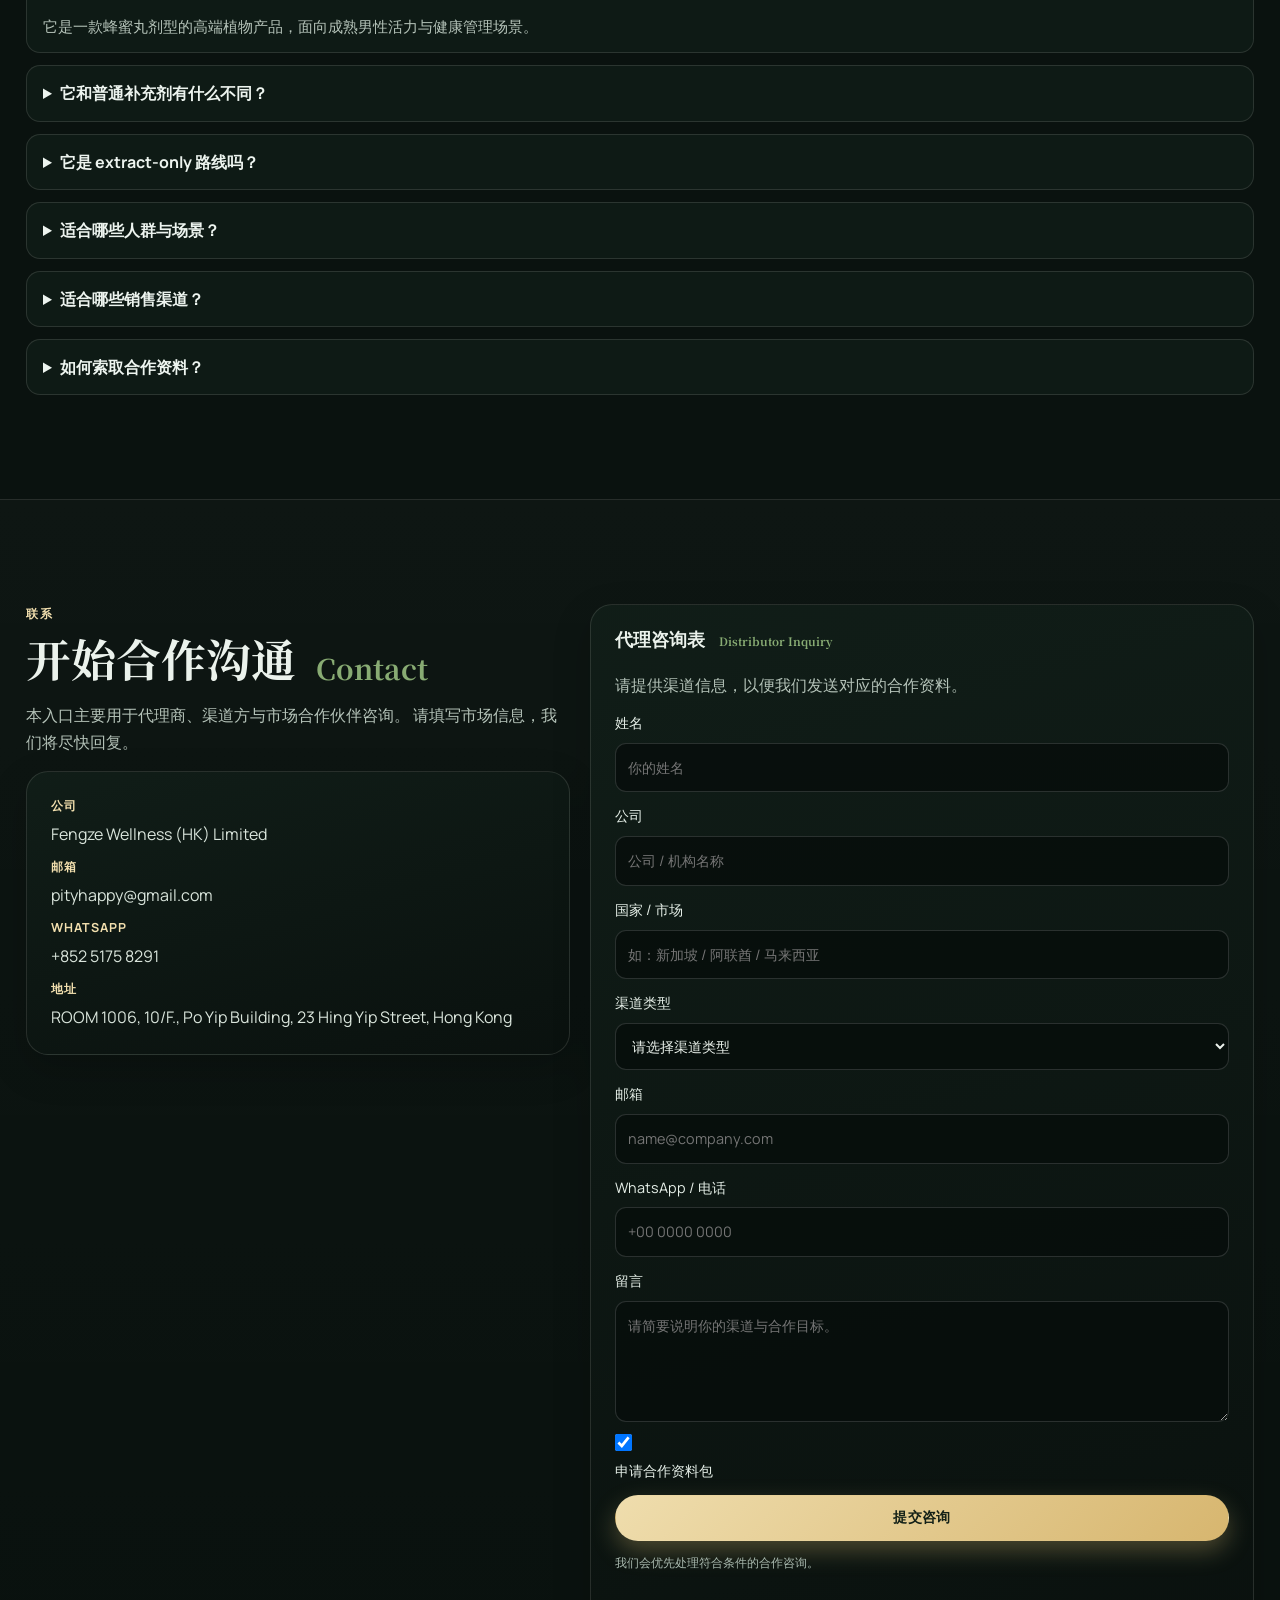
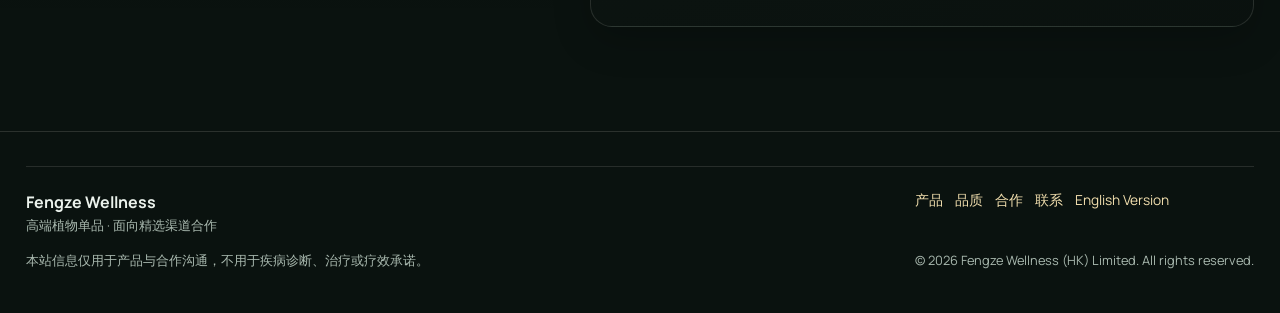
<file: zh.html>
<!DOCTYPE html>
<html lang="zh-CN">
<head>
  <meta charset="UTF-8" />
  <meta name="viewport" content="width=device-width, initial-scale=1.0" />
  <title>锁阳丸 | Cynomorium Herba Pills | 高端植物单品官网</title>
  <meta name="description" content="锁阳丸（Cynomorium Herba Pills）是面向成熟男性活力管理场景的高端植物膳食产品，采用 whole-plant 与蜂蜜丸路线，服务全球精选渠道合作。" />
  <meta property="og:type" content="website" />
  <meta property="og:title" content="锁阳丸 | Cynomorium Herba Pills" />
  <meta property="og:description" content="高端单品植物品牌，适合精选健康渠道与全球代理合作。" />
  <meta property="og:image" content="./assets/product-front.jpg?v=20260419" />
  <meta property="og:locale" content="zh_CN" />
  <meta name="twitter:card" content="summary_large_image" />
  <meta name="twitter:title" content="锁阳丸 | Cynomorium Herba Pills" />
  <meta name="twitter:description" content="whole-plant 路线与蜂蜜丸剂型，面向高端渠道合作。" />
  <meta name="twitter:image" content="./assets/product-front.jpg?v=20260419" />
  <link rel="icon" type="image/svg+xml" href="./public/favicon.svg" />
  <link rel="apple-touch-icon" href="./public/favicon.svg" />
  <link rel="stylesheet" href="./styles.css" />
</head>
<body>
  <div class="page-bg"></div>

  <header class="site-header">
    <div class="container nav-wrap">
      <a class="brand" href="#home" aria-label="Fengze Wellness 首页">
        <span class="brand-mark">FZ</span>
        <span>
          <strong>Fengze Wellness</strong>
          <em>锁阳丸 · Cynomorium Herba Pills</em>
        </span>
      </a>
      <button class="menu-btn" type="button" aria-expanded="false" aria-controls="site-nav">菜单</button>
      <nav id="site-nav" class="site-nav">
        <a href="#home">首页</a>
        <a href="#product">产品</a>
        <a href="#different">差异化</a>
        <a href="#quality">品质</a>
        <a href="#story">故事</a>
        <a href="#partnership">招商合作</a>
        <a href="#faq">常见问题</a>
      </nav>
      <div class="nav-actions">
        <a class="btn small ghost" href="#partnership-form">索取资料包</a>
        <a class="lang-link" href="./index.html" hreflang="en">EN</a>
      </div>
    </div>
  </header>

  <main>
    <section id="home" class="hero section">
      <div class="container hero-layout reveal">
        <div class="hero-copy">
          <p class="kicker">单品旗舰 · 全球合作导向</p>
          <h1>
            Cynomorium Herba Pills
            <span>锁阳丸</span>
          </h1>
          <p class="lead">
            面向精选国际合作伙伴的高端植物单品品牌。
            以 whole-plant 路线为核心，以蜂蜜丸剂型建立清晰差异化。
          </p>
          <p class="hero-note">适合重视产品辨识度、渠道定位与品牌表达质量的代理商与分销伙伴。</p>
          <div class="cta-row">
            <a class="btn gold" href="#partnership-form">索取合作资料包</a>
            <a class="btn dark" href="#product">查看产品</a>
            <a class="text-link hero-link" href="#partnership">代理咨询</a>
          </div>
          <ul class="hero-points">
            <li>Whole-Plant 路线</li>
            <li>蜂蜜丸剂型</li>
            <li>精选市场供应</li>
          </ul>
        </div>

        <div class="hero-visual">
          <div class="visual-main surface-frame">
            <img src="./assets/product-front.jpg?v=20260419" data-fallback="./public/placeholder-herbal.svg" alt="锁阳丸包装正面图" />
          </div>
          <div class="visual-mini surface-frame pill-focus-frame">
            <img class="pill-focus-image" src="./public/hero-pill-open.png?v=20260424" data-fallback="./public/placeholder-herbal.svg" alt="锁阳丸开盒丸体实物图" />
          </div>
          <aside class="spec-card glass">
            <h2>产品速览 <span>Product Snapshot</span></h2>
            <dl>
              <div><dt>剂型</dt><dd>Honey-Based Pill</dd></div>
              <div><dt>规格</dt><dd>1 粒 / 盒 · 8g</dd></div>
              <div><dt>路线</dt><dd>Whole-Plant, Non-Extract</dd></div>
              <div><dt>定位</dt><dd>高端男士健康</dd></div>
            </dl>
          </aside>
        </div>
      </div>

      <div class="container distributor-strip reveal">
        <header>
          <p class="kicker">合作视角</p>
          <h2>为什么代理商会关注这款产品</h2>
        </header>
        <div class="strip-grid">
          <article>
            <h3>单品结构更清晰</h3>
            <p>更容易培训渠道团队，也更容易形成稳定的市场记忆点。</p>
          </article>
          <article>
            <h3>剂型差异更明显</h3>
            <p>蜂蜜丸剂型区别于常见胶囊与片剂，更利于建立独特认知。</p>
          </article>
          <article>
            <h3>高端陈列表现</h3>
            <p>适合精品健康渠道与强调信任的高端销售场景。</p>
          </article>
          <article>
            <h3>更适合精选渠道</h3>
            <p>适合重视品牌定位与长期价值的合作伙伴，而非低价铺货逻辑。</p>
          </article>
        </div>
      </div>
    </section>

    <section id="product" class="section section-panel">
      <div class="container reveal">
        <div class="section-head">
          <p class="kicker">产品介绍</p>
          <h2>具有清晰辨识度的植物单品 <span>Product Overview</span></h2>
          <p>
            锁阳丸不是普通参数堆叠型产品，而是围绕路线、剂型与高端表达建立的单品品牌。
            适合渠道合作方进行更清晰的市场沟通。
          </p>
        </div>

        <div class="product-opening">
          <article class="card product-intro">
            <h3>它是什么</h3>
            <p>
              一款采用 whole-plant 工艺路线制成的蜂蜜丸植物产品，
              面向成熟男性活力、状态与信心管理相关的健康场景。
            </p>
          </article>
          <figure class="product-hero-image surface-frame">
            <img src="./assets/product-packaging.jpg?v=20260419" data-fallback="./public/placeholder-herbal.svg" alt="锁阳丸盒装与品牌展示图" />
          </figure>
        </div>

        <article class="card usage-method-card reveal" aria-labelledby="usage-method-title-zh">
          <div class="usage-method-head">
            <p class="kicker">食用方法</p>
            <h3 id="usage-method-title-zh">How to Take Cynomorium Herba Pills</h3>
            <p>Open the wax shell, chew the honey-based pill slowly, then drink a cup of warm water.</p>
            <p class="usage-cn">打开蜡丸，取出黑褐色蜜丸，像吃巧克力一样细嚼后，用一杯温水送服。</p>
          </div>

          <div class="usage-timeline" aria-label="四步食用方法动画">
            <section class="usage-step-card usage-step-one" tabindex="0">
              <div class="usage-visual wax-shell-visual" role="img" aria-label="浅米色蜡壳被掰开成两半">
                <span class="wax-shadow"></span>
                <span class="wax-orb"></span>
                <span class="wax-half wax-half-left"></span>
                <span class="wax-half wax-half-right"></span>
              </div>
              <span class="usage-step-number">01</span>
              <h4>Open the Wax Shell <span>打开蜡丸</span></h4>
              <p>沿蜡壳自然裂口，轻轻打开外层蜡丸。</p>
            </section>

            <section class="usage-step-card usage-step-two" tabindex="0">
              <div class="usage-visual honey-pill-visual" role="img" aria-label="打开的蜡壳中露出黑褐色大蜜丸">
                <span class="open-shell open-shell-left"></span>
                <span class="open-shell open-shell-right"></span>
                <span class="deep-honey-pill"></span>
              </div>
              <span class="usage-step-number">02</span>
              <h4>Reveal the Honey Pill <span>取出蜜丸</span></h4>
              <p>取出里面的黑褐色蜂蜜大蜜丸。</p>
            </section>

            <section class="usage-step-card usage-step-three" tabindex="0">
              <div class="usage-visual chew-visual" role="img" aria-label="黑褐色蜜丸靠近极简嘴部线条，表现细嚼食用">
                <span class="chew-mouth"></span>
                <span class="chew-pill"></span>
                <span class="chew-mark chew-mark-one"></span>
                <span class="chew-mark chew-mark-two"></span>
              </div>
              <span class="usage-step-number">03</span>
              <h4>Chew Slowly <span>细嚼食用</span></h4>
              <p>像吃巧克力球一样，放入口中慢慢细嚼。</p>
            </section>

            <section class="usage-step-card usage-step-four" tabindex="0">
              <div class="usage-visual warm-water-visual" role="img" aria-label="一杯温水带有轻微上升蒸汽">
                <span class="steam steam-one"></span>
                <span class="steam steam-two"></span>
                <span class="water-cup"></span>
                <span class="water-surface"></span>
              </div>
              <span class="usage-step-number">04</span>
              <h4>Drink Warm Water <span>温水送服</span></h4>
              <p>细嚼后，再用一杯温水送服。</p>
            </section>
          </div>

          <p class="usage-method-note">For product use only. Follow the product label and consult a qualified professional if needed.</p>
        </article>

        <article class="card regimen-position-card reveal">
          <div>
            <p class="kicker">新功能定位</p>
            <h3>低剂量他达拉非搭配场景</h3>
          </div>
          <div class="regimen-position-copy">
            <p>
              在医生或合格专业人士已经建议长期低剂量他达拉非方案的市场中，
              每日 2.5mg 他达拉非可以作为低剂量、可控的基础方案进行沟通。
              锁阳丸则可以被定位为高端植物搭配产品，面向希望获得更长状态支持窗口的成熟男性场景。
            </p>
            <p>
              渠道沟通话术可表达为：消费者在专业指导下使用一次 2.5mg 他达拉非，
              同时按产品说明服用锁阳丸，可形成约 3-5 天的男性活力与助勃支持定位。
              实际体感因人而异，不同市场的公开描述需按当地法规审核。
            </p>
            <p class="regimen-position-note">
              他达拉非在许多市场属于受监管药物。本站不提供医疗建议、处方剂量建议或治疗承诺；
              消费者应遵循医生或合格专业人士指导，并按产品标签说明使用。
            </p>
          </div>
        </article>

        <div class="product-story-grid">
          <article>
            <h3>剂型与路线</h3>
            <p>
              采用原料干燥、粉碎、蜂蜜混合、制丸、蒸煮、干燥与包装流程，
              路线明确，产品身份清晰。
            </p>
          </article>
          <article>
            <h3>为什么这种剂型重要</h3>
            <p>
              在高端健康渠道中，产品呈现方式本身就是价值的一部分。蜂蜜丸更容易形成可识别的品牌记忆。
            </p>
          </article>
          <article>
            <h3>为高端渠道而设计</h3>
            <p>
              1 粒 / 盒，净含量 8g，适合精选市场的精细化合作策略。
            </p>
          </article>
        </div>

        <div class="product-bottom">
          <div class="base-spec card">
            <h3>基础参数</h3>
            <div class="spec-table">
              <div><strong>产品名称</strong><span>Cynomorium Herba Pills / 锁阳丸</span></div>
              <div><strong>剂型</strong><span>蜂蜜丸</span></div>
              <div><strong>净含量</strong><span>8g / 盒（1 粒）</span></div>
              <div><strong>工艺路线</strong><span>Whole-Plant</span></div>
              <div><strong>类别表达</strong><span>高端植物膳食健康支持</span></div>
              <div><strong>使用场景</strong><span>成熟男性活力与日常状态支持</span></div>
            </div>
          </div>
          <aside class="card product-cta">
            <h3>想进一步了解合作？</h3>
            <p>
              索取合作资料包，查看渠道适配与合作信息。
            </p>
            <a class="btn gold" href="#partnership-form">索取合作资料包</a>
          </aside>
        </div>
      </div>
    </section>

    <section id="formula" class="section formula-section">
      <div class="container formula-layout reveal">
        <div class="formula-copy">
          <p class="kicker">本草构成</p>
          <h2>16 味本草，形成更清晰的产品识别 <span>Formula Composition</span></h2>
          <p>
            这张视觉图用于帮助合作方快速理解产品的本草构成：
            以 whole-plant 路线为核心，以无提取、无添加、真材实料的表达建立产品身份。
          </p>
          <p>
            对代理商而言，它的价值不只是“成分更多”，而是更容易讲清产品来源、剂型差异与高端渠道定位。
          </p>
          <ul class="formula-points">
            <li>整株入药路线，保留更完整的原料叙事空间</li>
            <li>蜂蜜丸剂型，形成更强的视觉记忆点</li>
            <li>适合用于合作沟通与渠道培训的配方视觉</li>
          </ul>
        </div>

        <figure class="formula-visual surface-frame">
          <img src="./public/formula-zh.png?v=20260424" alt="锁阳丸 16 味本草构成视觉图" />
          <figcaption>
            合作方沟通用配方视觉。不同市场的公开话术建议按当地法规进一步审核。
          </figcaption>
        </figure>
      </div>
    </section>

    <section id="different" class="section">
      <div class="container reveal">
        <div class="section-head narrow">
          <p class="kicker">差异化优势</p>
          <h2>在高端健康渠道中更容易被识别 <span>Why It’s Different</span></h2>
          <p>
            这不是一款容易被归入同质化货架的产品。
            它的差异来自工艺路线、剂型识别度与品牌表达一致性。
          </p>
        </div>

        <div class="different-primary">
          <article class="feature-block card">
            <h3>Whole-Plant 核心，产品身份更清楚</h3>
            <p>
              锁阳丸强调 whole-plant 路线，而非 extract-only 的单一叙事，
              让合作方在市场沟通中更容易建立可信且有层次的产品故事。
            </p>
          </article>
          <article class="feature-block card">
            <h3>蜂蜜丸剂型，市场识别更直接</h3>
            <p>
              区别于常见胶囊与片剂，这种剂型在高端渠道中更容易形成差异化展示与记忆。
            </p>
          </article>
        </div>

        <div class="different-secondary">
          <article class="card"><h3>高端视觉呈现</h3><p>更有利于精品渠道陈列与价值沟通。</p></article>
          <article class="card"><h3>传统启发设计</h3><p>保留草本文化来源，同时使用国际化品牌语言。</p></article>
          <article class="card"><h3>精选市场策略</h3><p>适合有节奏地拓展渠道，而不是低价铺量。</p></article>
          <article class="card"><h3>代理沟通更高效</h3><p>单品结构减少沟通成本，便于团队快速统一话术。</p></article>
        </div>

        <p class="different-summary">
          清晰路线 + 可识别剂型 + 精准定位，让这款产品更适合高价值渠道的长期运营。
        </p>
        <a class="btn line" href="#partnership">查看合作机会</a>
      </div>
    </section>

    <section id="quality" class="section section-panel quality-section">
      <div class="container reveal">
        <div class="section-head quality-head">
          <p class="kicker">QUALITY & CRAFT</p>
          <h2>清晰工艺，才有清晰产品逻辑 <span>Quality & Craft</span></h2>
          <p>
            这一页的目的不是展示工厂术语，而是让合作方快速理解产品路线、质量逻辑与对外讲述方式。
            当工艺信息清晰可讲，渠道信任就更容易建立。
          </p>
        </div>

        <ol class="process-flow quality-process">
          <li><span>01</span><strong>原料准备</strong><p>whole-plant 原料进入统一路线，来源逻辑更完整。</p></li>
          <li><span>02</span><strong>干燥</strong><p>稳定原料状态，为后续处理建立一致基础。</p></li>
          <li><span>03</span><strong>粉碎</strong><p>形成均匀基底，保证后续混合的一致性。</p></li>
          <li><span>04</span><strong>蜂蜜混合</strong><p>形成本品识别度最高的剂型结构。</p></li>
          <li><span>05</span><strong>制丸</strong><p>把路线逻辑转化为可见、可讲的产品形态。</p></li>
          <li><span>06</span><strong>蒸煮</strong><p>优化成品结构，提升工艺稳定性表达。</p></li>
          <li><span>07</span><strong>最终干燥与包装</strong><p>完成最终展示质量与渠道陈列准备。</p></li>
        </ol>

        <div class="quality-grid quality-value-grid">
          <article class="card quality-value-card">
            <h3>Whole-Plant 路线清晰可讲</h3>
            <p>
              这不是只有“植物成分”的表达，而是一条从原料到成品可被解释的产品路线。
              路线越清晰，产品身份越稳定。
            </p>
          </article>
          <article class="card quality-value-card">
            <h3>克制但可信的质量沟通</h3>
            <p>
              对外沟通聚焦 process / consistency / presentation，
              不靠夸张承诺，也能建立更稳健的合作信任。
            </p>
          </article>
          <article class="card quality-value-card">
            <h3>为渠道讲述而设计</h3>
            <p>
              代理商在 sell-in 场景中更容易讲清三件事：
              它是什么、为什么不同、为什么适合高端渠道。
            </p>
          </article>
          <figure class="card quality-support">
            <div class="quality-support-media surface-frame pill-focus-frame">
              <img class="quality-support-img" src="./assets/product-main.jpg?v=20260420" data-fallback="./public/placeholder-herbal.svg" alt="锁阳丸实物细节图" />
            </div>
            <figcaption>真实产品细节作为支持性证据，服务“可解释、可沟通、可建立信任”的页面任务。</figcaption>
          </figure>
        </div>

        <div class="card quality-close">
          <p>工艺逻辑越清晰，高端定位就越容易被讲清；当产品更容易被解释，渠道信任就更容易建立。</p>
          <a class="btn line" href="#partnership-form">索取合作资料包</a>
        </div>
      </div>
    </section>

    <section id="story" class="section">
      <div class="container story-grid reveal">
        <article>
          <p class="kicker">品牌故事</p>
          <h2>东方草本启发，国际化品牌表达 <span>Story</span></h2>
          <p>
            Fengze Wellness 的方向很明确：把传统草本启发转化为现代国际化的品牌表达，
            在公开沟通中保持克制、可信与专业。
          </p>
          <p>
            我们选择从一个单品出发，把路线、剂型和定位讲透，
            再与精选渠道伙伴一起稳步拓展。
          </p>
          <blockquote>
            “产品身份越清晰，渠道增长越容易形成长期价值。”
          </blockquote>
        </article>

        <article class="card story-card">
          <h3>品牌原则</h3>
          <ul>
            <li>高端定位优先于低价竞争</li>
            <li>克制表达优先于夸张营销</li>
            <li>精选合作优先于无序铺货</li>
            <li>长期信任优先于短期噪音</li>
          </ul>
          <a class="btn line" href="#partnership">进一步沟通合作</a>
        </article>
      </div>
    </section>

    <section id="partnership" class="section section-panel">
      <div class="container reveal">
        <div class="section-head">
          <p class="kicker">招商合作</p>
          <h2>为什么这款产品适合代理合作 <span>Partnership</span></h2>
          <p>
            锁阳丸在高端渠道中更容易做定位、更容易做区隔，也更容易形成长期品牌认知。
          </p>
        </div>

        <div class="partnership-layout">
          <article class="card partner-lead">
            <h3>代理价值逻辑</h3>
            <ul>
              <li>单品结构清晰，市场定位更容易统一。</li>
              <li>剂型差异明显，减少同质化竞争。</li>
              <li>高端视觉表达有利于渠道价值呈现。</li>
              <li>whole-plant 路线有助于讲清产品来源逻辑。</li>
            </ul>
          </article>
          <article class="card partner-lead">
            <h3>适配渠道类型</h3>
            <ul>
              <li>高端健康零售与精品店</li>
              <li>私域会员型渠道</li>
              <li>男士健康顾问与诊所类渠道</li>
              <li>精选区域代理与跨境渠道</li>
            </ul>
          </article>
        </div>

        <div class="partner-grid">
          <article class="card">
            <h3>市场进入方式</h3>
            <p>
              更适合通过精选渠道逐步建立市场，而非依赖低价铺量。
            </p>
          </article>
          <article class="card">
            <h3>合作支持内容</h3>
            <p>
              可按合作阶段提供资料包、产品信息与沟通素材支持。
            </p>
          </article>
          <article class="card">
            <h3>下一步</h3>
            <p>
              提交你的市场与渠道信息，我们将回传相应合作资料。
            </p>
          </article>
        </div>

        <div class="partner-cta-row">
          <a class="btn gold" href="#partnership-form">索取合作资料包</a>
          <a class="btn dark" href="#partnership-form">开始代理咨询</a>
          <a class="btn line" href="#contact">联系市场合作</a>
        </div>
      </div>
    </section>

    <section id="faq" class="section">
      <div class="container reveal">
        <div class="section-head narrow">
          <p class="kicker">常见问题</p>
          <h2>FAQ</h2>
        </div>

        <div class="faq-list">
          <details class="faq-item" open>
            <summary>锁阳丸是什么产品？</summary>
            <p>它是一款蜂蜜丸剂型的高端植物产品，面向成熟男性活力与健康管理场景。</p>
          </details>
          <details class="faq-item">
            <summary>它和普通补充剂有什么不同？</summary>
            <p>主要差异在于 whole-plant 路线、剂型识别度和单品高端定位策略。</p>
          </details>
          <details class="faq-item">
            <summary>它是 extract-only 路线吗？</summary>
            <p>不是。对外定位强调 whole-plant 路线，而非单一提取物叙事。</p>
          </details>
          <details class="faq-item">
            <summary>适合哪些人群与场景？</summary>
            <p>适合关注日常活力、状态与自信管理的成熟男性健康场景。</p>
          </details>
          <details class="faq-item">
            <summary>适合哪些销售渠道？</summary>
            <p>高端健康零售、精品渠道、私域会员渠道与精选代理网络。</p>
          </details>
          <details class="faq-item">
            <summary>如何索取合作资料？</summary>
            <p>可通过页面表单提交代理咨询，或通过邮箱/WhatsApp 直接联系。</p>
          </details>
        </div>
      </div>
    </section>

    <section id="contact" class="section section-panel">
      <div class="container contact-layout reveal">
        <article>
          <p class="kicker">联系</p>
          <h2>开始合作沟通 <span>Contact</span></h2>
          <p>
            本入口主要用于代理商、渠道方与市场合作伙伴咨询。
            请填写市场信息，我们将尽快回复。
          </p>

          <div class="contact-card card">
            <div><strong>公司</strong><span>Fengze Wellness (HK) Limited</span></div>
            <div><strong>邮箱</strong><a href="mailto:pityhappy@gmail.com">pityhappy@gmail.com</a></div>
            <div><strong>WhatsApp</strong><a href="https://wa.me/85251758291" target="_blank" rel="noreferrer">+852 5175 8291</a></div>
            <div><strong>地址</strong><span>ROOM 1006, 10/F., Po Yip Building, 23 Hing Yip Street, Hong Kong</span></div>
          </div>
        </article>

        <form id="partnership-form" class="card inquiry-form" novalidate method="POST" action="https://formsubmit.co/ajax/pityhappy@gmail.com">
          <h3>代理咨询表 <span>Distributor Inquiry</span></h3>
          <p>请提供渠道信息，以便我们发送对应的合作资料。</p>
          <input type="hidden" name="_subject" value="新的合作咨询 - Cynomorium Herba Pills" />
          <input type="hidden" name="_captcha" value="false" />
          <input type="hidden" name="_template" value="table" />
          <input type="hidden" name="site_language" value="zh" />
          <input class="hp-field" type="text" name="_honey" tabindex="-1" autocomplete="off" />

          <label>
            姓名
            <input type="text" name="fullName" required placeholder="你的姓名" />
          </label>
          <label>
            公司
            <input type="text" name="company" required placeholder="公司 / 机构名称" />
          </label>
          <label>
            国家 / 市场
            <input type="text" name="market" required placeholder="如：新加坡 / 阿联酋 / 马来西亚" />
          </label>
          <label>
            渠道类型
            <select name="channelType" required>
              <option value="">请选择渠道类型</option>
              <option>代理商</option>
              <option>批发商</option>
              <option>连锁零售</option>
              <option>诊所 / 健康中心</option>
              <option>私域会员渠道</option>
              <option>其他</option>
            </select>
          </label>
          <label>
            邮箱
            <input type="email" name="email" required placeholder="name@company.com" />
          </label>
          <label>
            WhatsApp / 电话
            <input type="text" name="whatsapp" placeholder="+00 0000 0000" />
          </label>
          <label>
            留言
            <textarea name="message" rows="4" placeholder="请简要说明你的渠道与合作目标。"></textarea>
          </label>

          <label class="checkline">
            <input type="checkbox" name="deck" checked />
            申请合作资料包
          </label>

          <button class="btn gold" type="submit">提交咨询</button>
          <p class="form-note">我们会优先处理符合条件的合作咨询。</p>
          <p class="form-feedback" role="status" aria-live="polite"></p>
        </form>
      </div>
    </section>
  </main>

  <footer class="site-footer">
    <div class="container footer-grid">
      <div>
        <strong>Fengze Wellness</strong>
        <p>高端植物单品 · 面向精选渠道合作</p>
      </div>
      <nav>
        <a href="#product">产品</a>
        <a href="#quality">品质</a>
        <a href="#partnership">合作</a>
        <a href="#contact">联系</a>
        <a href="./index.html" hreflang="en">English Version</a>
      </nav>
      <p class="compliance-note">
        本站信息仅用于产品与合作沟通，不用于疾病诊断、治疗或疗效承诺。
      </p>
      <p class="copyright">© <span id="year"></span> Fengze Wellness (HK) Limited. All rights reserved.</p>
    </div>
  </footer>

  <script src="./site.js"></script>
</body>
</html>
</file>
<file: styles.css>
@import url('https://fonts.googleapis.com/css2?family=Manrope:wght@400;500;600;700;800&family=Cormorant+Garamond:wght@500;600;700&family=Noto+Serif+SC:wght@500;600&display=swap');

:root {
  --bg: #0a120f;
  --bg-soft: #0f1a16;
  --panel: #14231c;
  --panel-2: #1a2d24;
  --text: #ebf2ec;
  --muted: #b5c3b9;
  --line: rgba(236, 233, 219, 0.13);
  --gold: #d7b66f;
  --gold-soft: #f2dfae;
  --green: #88ab73;
  --ink: #08100d;
  --max: 1240px;
  --radius-xl: 28px;
  --radius-lg: 22px;
  --radius-md: 14px;
  --shadow: 0 20px 60px rgba(2, 8, 6, 0.45);
}

* {
  box-sizing: border-box;
}

html {
  scroll-behavior: smooth;
}

body {
  margin: 0;
  min-height: 100vh;
  background: radial-gradient(circle at 8% 8%, #1c3127 0%, var(--bg) 34%),
    linear-gradient(168deg, #08100d 0%, #0e1813 50%, #0a120f 100%);
  color: var(--text);
  font-family: "Manrope", "Segoe UI", "PingFang SC", "Microsoft YaHei", sans-serif;
  line-height: 1.65;
}

.page-bg {
  position: fixed;
  inset: 0;
  z-index: -1;
  pointer-events: none;
  background-image:
    radial-gradient(circle at 80% 10%, rgba(215, 182, 111, 0.13), transparent 34%),
    radial-gradient(circle at 12% 78%, rgba(136, 171, 115, 0.15), transparent 36%),
    repeating-linear-gradient(130deg, rgba(255, 255, 255, 0.02) 0, rgba(255, 255, 255, 0.02) 1px, transparent 1px, transparent 10px);
}

a {
  color: inherit;
  text-decoration: none;
}

img {
  max-width: 100%;
  display: block;
}

.container {
  width: min(var(--max), 100% - 52px);
  margin: 0 auto;
}

.section {
  padding: 104px 0;
  position: relative;
}

.section-panel {
  background: linear-gradient(180deg, rgba(255, 255, 255, 0.018), rgba(255, 255, 255, 0));
  border-top: 1px solid var(--line);
  border-bottom: 1px solid var(--line);
}

.site-header {
  position: sticky;
  top: 0;
  z-index: 80;
  background: rgba(6, 13, 10, 0.76);
  backdrop-filter: blur(14px);
  border-bottom: 1px solid rgba(215, 182, 111, 0.18);
  transition: box-shadow 0.35s ease, background-color 0.35s ease;
}

.site-header.scrolled {
  background: rgba(5, 10, 8, 0.9);
  box-shadow: 0 14px 34px rgba(0, 0, 0, 0.34);
}

.nav-wrap {
  min-height: 80px;
  display: grid;
  grid-template-columns: auto 1fr auto;
  align-items: center;
  gap: 18px;
}

.brand {
  display: inline-flex;
  align-items: center;
  gap: 12px;
  min-width: 0;
}

.brand strong {
  display: block;
  font-size: 0.97rem;
  letter-spacing: 0.04em;
}

.brand em {
  display: block;
  font-style: normal;
  color: var(--muted);
  font-size: 0.67rem;
  letter-spacing: 0.07em;
  text-transform: uppercase;
}

.brand-mark {
  width: 42px;
  height: 42px;
  border-radius: 50%;
  display: inline-grid;
  place-items: center;
  border: 1px solid rgba(215, 182, 111, 0.42);
  color: var(--gold-soft);
  font-weight: 700;
  letter-spacing: 0.08em;
  font-family: "Cormorant Garamond", serif;
  background: radial-gradient(circle at 30% 24%, rgba(215, 182, 111, 0.3), rgba(20, 34, 28, 0.52));
}

.site-nav {
  justify-self: center;
  display: flex;
  align-items: center;
  justify-content: center;
  gap: 12px;
  flex-wrap: nowrap;
}

.site-nav a {
  color: var(--muted);
  font-size: 0.82rem;
  letter-spacing: 0.01em;
  white-space: nowrap;
  transition: color 0.24s ease;
}

.site-nav a:hover,
.site-nav a.active {
  color: var(--gold-soft);
}

.nav-actions {
  display: inline-flex;
  align-items: center;
  gap: 8px;
}

.menu-btn {
  display: none;
  border: 1px solid var(--line);
  background: rgba(18, 34, 28, 0.8);
  color: var(--text);
  border-radius: 999px;
  padding: 8px 14px;
  cursor: pointer;
}

.btn {
  display: inline-flex;
  align-items: center;
  justify-content: center;
  min-height: 46px;
  padding: 0 18px;
  border-radius: 999px;
  font-weight: 700;
  font-size: 0.86rem;
  letter-spacing: 0.015em;
  border: 1px solid transparent;
  transition: transform 0.2s ease, border-color 0.2s ease, background-color 0.2s ease;
}

.btn:hover {
  transform: translateY(-1px);
}

.btn.small {
  min-height: 36px;
  padding: 0 15px;
  font-size: 0.78rem;
}

.btn.gold {
  color: #132017;
  background: linear-gradient(135deg, #efddad, var(--gold));
  box-shadow: 0 10px 24px rgba(215, 182, 111, 0.32);
}

.btn.dark {
  color: var(--text);
  border-color: rgba(136, 171, 115, 0.52);
  background: rgba(19, 35, 29, 0.86);
}

.btn.line,
.btn.ghost {
  color: var(--gold-soft);
  border-color: rgba(215, 182, 111, 0.45);
  background: rgba(8, 15, 12, 0.36);
}

.text-link {
  display: inline-flex;
  align-items: center;
  gap: 6px;
  color: var(--gold-soft);
  font-weight: 650;
  border-bottom: 1px solid rgba(215, 182, 111, 0.55);
  padding-bottom: 2px;
}

.hero {
  padding-top: 78px;
}

.hero-layout {
  display: grid;
  grid-template-columns: 1.07fr 0.93fr;
  gap: 38px;
  align-items: center;
}

.kicker {
  margin: 0 0 14px;
  color: var(--gold-soft);
  text-transform: uppercase;
  letter-spacing: 0.14em;
  font-size: 0.72rem;
  font-weight: 700;
}

h1,
h2,
h3 {
  margin: 0;
  line-height: 1.18;
}

h1 {
  font-size: clamp(2.3rem, 5.8vw, 4.7rem);
  font-family: "Cormorant Garamond", "Noto Serif SC", serif;
  letter-spacing: 0.02em;
  margin-bottom: 15px;
}

h1 span,
h2 span,
h3 span {
  display: inline-block;
  font-family: "Noto Serif SC", serif;
  color: var(--green);
  font-size: 0.63em;
  margin-left: 10px;
  vertical-align: middle;
}

h2 {
  font-size: clamp(1.75rem, 4vw, 2.8rem);
  font-family: "Cormorant Garamond", "Noto Serif SC", serif;
  margin-bottom: 12px;
}

h3 {
  font-size: 1.12rem;
  margin-bottom: 10px;
}

p {
  margin: 0;
  color: var(--muted);
}

.lead {
  max-width: 57ch;
  font-size: 1.09rem;
}

.hero-note {
  margin-top: 13px;
  color: #cfddd2;
  font-size: 0.94rem;
}

.hero-value {
  margin-top: 12px;
  padding: 10px 12px;
  border-left: 2px solid rgba(215, 182, 111, 0.65);
  background: rgba(215, 182, 111, 0.08);
  color: #e2ebe4;
  font-size: 0.92rem;
}

.cta-row {
  margin-top: 26px;
  display: flex;
  align-items: center;
  flex-wrap: wrap;
  gap: 12px;
}

.hero-link {
  margin-left: 4px;
}

.hero-points {
  list-style: none;
  margin: 24px 0 0;
  padding: 0;
  display: flex;
  gap: 12px;
  flex-wrap: wrap;
}

.hero-points li {
  border: 1px solid rgba(215, 182, 111, 0.28);
  background: rgba(14, 25, 20, 0.78);
  border-radius: 999px;
  padding: 8px 12px;
  font-size: 0.8rem;
  color: #dce8de;
}

.hero-visual {
  position: relative;
  min-height: 540px;
}

.surface-frame {
  position: relative;
  overflow: hidden;
  border: 1px solid rgba(215, 182, 111, 0.28);
  box-shadow: var(--shadow);
  background: linear-gradient(170deg, #10201a, #182b23);
}

.surface-frame::after {
  content: "";
  position: absolute;
  inset: 0;
  pointer-events: none;
  background: linear-gradient(140deg, rgba(255, 255, 255, 0.08), transparent 38%, transparent 62%, rgba(0, 0, 0, 0.24));
}

.safe-frame::before {
  content: "";
  position: absolute;
  left: 0;
  right: 0;
  bottom: 0;
  height: 34%;
  z-index: 1;
  pointer-events: none;
  background: linear-gradient(180deg, rgba(6, 12, 10, 0), rgba(6, 12, 10, 0.88));
}

.safe-crop {
  width: 100%;
  height: 100%;
  object-fit: cover;
  transform: scale(1.035);
}

.safe-crop-top {
  object-position: center 18%;
}

.safe-crop-mid {
  object-position: center 28%;
}

.safe-crop-pack {
  object-position: center 48%;
}

.pill-focus-frame {
  border-color: rgba(215, 182, 111, 0.22);
  background:
    radial-gradient(circle at 42% 48%, rgba(255, 255, 255, 0.12), rgba(15, 27, 22, 0.9) 52%),
    linear-gradient(170deg, #0f1d18, #182a23);
}

.pill-focus-frame::after {
  background: none;
}

.pill-focus-image {
  width: 100%;
  height: 100%;
  object-fit: contain;
  object-position: center center;
  transform: scale(1.05);
  filter: drop-shadow(0 22px 24px rgba(0, 0, 0, 0.45));
}

.visual-main {
  border-radius: var(--radius-xl);
  height: 500px;
}

.visual-main img {
  width: 100%;
  height: 100%;
}

.visual-mini {
  border-radius: 18px;
  width: 57%;
  aspect-ratio: 1.02;
  position: absolute;
  left: -16px;
  bottom: 22px;
  z-index: 2;
}

.visual-mini img {
  width: 100%;
  height: 100%;
}

.glass {
  background: linear-gradient(170deg, rgba(15, 32, 26, 0.92), rgba(9, 18, 15, 0.84));
  border: 1px solid rgba(215, 182, 111, 0.34);
  backdrop-filter: blur(8px);
}

.spec-card {
  max-width: 270px;
  width: calc(100% - 52px);
  border-radius: 20px;
  padding: 14px;
  position: absolute;
  right: 14px;
  bottom: -10px;
  opacity: 0.93;
  z-index: 3;
}

.spec-card h2 {
  font-size: 1.02rem;
  margin-bottom: 8px;
}

.spec-card dl {
  margin: 0;
  display: grid;
  gap: 9px;
}

.spec-card dl div {
  display: flex;
  justify-content: space-between;
  gap: 8px;
  padding-bottom: 8px;
  border-bottom: 1px dashed rgba(255, 255, 255, 0.12);
}

.spec-card dt,
.spec-card dd {
  margin: 0;
  font-size: 0.74rem;
}

.spec-card dt {
  color: #b4c4b9;
}

.spec-card dd {
  text-align: right;
  color: #edf4ef;
}

.distributor-strip {
  margin-top: 92px;
}

.distributor-strip header {
  margin-bottom: 18px;
}

.strip-grid {
  display: grid;
  grid-template-columns: repeat(4, 1fr);
  gap: 14px;
}

.strip-grid article {
  border: 1px solid var(--line);
  border-radius: var(--radius-md);
  padding: 18px;
  background: rgba(16, 29, 24, 0.72);
}

.strip-grid h3 {
  font-size: 1rem;
  margin-bottom: 8px;
}

.strip-grid p {
  font-size: 0.9rem;
}

.section-head {
  margin-bottom: 34px;
}

.section-head > p {
  max-width: 72ch;
}

.section-head.narrow {
  max-width: 780px;
}

.card {
  border: 1px solid var(--line);
  border-radius: var(--radius-lg);
  background: linear-gradient(165deg, rgba(17, 31, 25, 0.9), rgba(10, 18, 15, 0.9));
  padding: 24px;
  box-shadow: 0 14px 38px rgba(0, 0, 0, 0.2);
}

.card ul {
  margin: 14px 0 0;
  padding-left: 20px;
}

.card li {
  margin-bottom: 8px;
  color: #cad7ce;
}

.product-opening {
  display: grid;
  grid-template-columns: 1.08fr 0.92fr;
  gap: 22px;
  align-items: stretch;
}

.product-intro {
  align-self: center;
}

.sub-value-line {
  margin-top: 12px;
  color: #d6e2d8;
  font-size: 0.88rem;
}

.product-hero-image {
  border-radius: var(--radius-xl);
  min-height: 340px;
  height: 360px;
}

.product-hero-image img {
  width: 100%;
  height: 100%;
}

.product-story-grid {
  margin-top: 20px;
  display: grid;
  grid-template-columns: repeat(3, 1fr);
  gap: 16px;
}

.usage-method-card {
  margin-top: 24px;
  overflow: hidden;
}

.usage-method-head {
  max-width: 760px;
}

.usage-method-head h3 {
  font-size: clamp(1.55rem, 2.2vw, 2.25rem);
  line-height: 1.12;
  margin-bottom: 12px;
}

.usage-method-head p {
  margin: 0;
  color: #d8e3da;
}

.usage-method-head .usage-cn {
  margin-top: 8px;
  color: var(--gold-soft);
  font-family: "Noto Serif SC", serif;
  font-size: 0.96rem;
}

.usage-timeline {
  --usage-cycle: 12s;
  margin-top: 24px;
  display: grid;
  grid-template-columns: repeat(4, minmax(0, 1fr));
  gap: 14px;
}

.usage-step-card {
  position: relative;
  min-height: 304px;
  border: 1px solid rgba(215, 182, 111, 0.2);
  border-radius: 18px;
  padding: 18px;
  overflow: hidden;
  background:
    linear-gradient(180deg, rgba(255, 255, 255, 0.035), rgba(255, 255, 255, 0)),
    rgba(8, 16, 13, 0.62);
  box-shadow: inset 0 1px 0 rgba(255, 255, 255, 0.04);
  transition: border-color 0.35s ease, box-shadow 0.35s ease, transform 0.35s ease;
  animation: usage-step-highlight var(--usage-cycle) ease-in-out infinite;
}

.usage-step-card:nth-child(2) {
  animation-delay: 3s;
}

.usage-step-card:nth-child(3) {
  animation-delay: 6s;
}

.usage-step-card:nth-child(4) {
  animation-delay: 9s;
}

.usage-step-card::before {
  content: "";
  position: absolute;
  inset: 0;
  pointer-events: none;
  opacity: 0;
  background: radial-gradient(circle at 50% 22%, rgba(215, 182, 111, 0.18), transparent 48%);
  transition: opacity 0.35s ease;
}

.usage-step-card:hover,
.usage-step-card:focus-visible {
  transform: translateY(-3px);
  border-color: rgba(242, 223, 174, 0.74);
  box-shadow: 0 18px 42px rgba(0, 0, 0, 0.28), 0 0 0 1px rgba(215, 182, 111, 0.16);
  outline: none;
}

.usage-step-card:hover::before,
.usage-step-card:focus-visible::before {
  opacity: 1;
}

.usage-visual {
  position: relative;
  height: 138px;
  display: grid;
  place-items: center;
  margin-bottom: 18px;
  transform-origin: center;
  animation: usage-visual-focus var(--usage-cycle) ease-in-out infinite;
  transition: transform 0.35s ease;
}

.usage-step-card:nth-child(2) .usage-visual {
  animation-delay: 3s;
}

.usage-step-card:nth-child(3) .usage-visual {
  animation-delay: 6s;
}

.usage-step-card:nth-child(4) .usage-visual {
  animation-delay: 9s;
}

.usage-step-card:hover .usage-visual,
.usage-step-card:focus-visible .usage-visual {
  transform: scale(1.04);
}

.usage-visual span {
  position: absolute;
  display: block;
}

.usage-step-number {
  color: var(--gold-soft);
  font-size: 0.74rem;
  letter-spacing: 0.16em;
  text-transform: uppercase;
}

.usage-step-card h4 {
  margin: 8px 0 8px;
  font-size: 1.02rem;
  line-height: 1.24;
}

.usage-step-card h4 span {
  display: block;
  margin-top: 3px;
  color: var(--gold-soft);
  font-family: "Noto Serif SC", serif;
  font-size: 0.9rem;
  font-weight: 600;
}

.usage-step-card p {
  margin: 0;
  color: #c6d4ca;
  font-size: 0.9rem;
  line-height: 1.56;
}

.usage-method-note {
  margin: 18px 0 0;
  color: #aebdb4;
  font-size: 0.86rem;
}

.regimen-position-card {
  position: relative;
  margin-top: 20px;
  display: grid;
  grid-template-columns: minmax(220px, 0.8fr) minmax(0, 1.4fr);
  gap: 24px;
  overflow: hidden;
  border-color: rgba(215, 182, 111, 0.26);
  background:
    radial-gradient(circle at 10% 12%, rgba(215, 182, 111, 0.18), transparent 34%),
    linear-gradient(135deg, rgba(18, 44, 35, 0.9), rgba(8, 16, 13, 0.84));
}

.regimen-position-card::after {
  content: "2.5mg";
  position: absolute;
  right: 24px;
  top: 18px;
  color: rgba(242, 223, 174, 0.1);
  font-family: "Cormorant Garamond", serif;
  font-size: clamp(3.8rem, 8vw, 7.5rem);
  line-height: 1;
  pointer-events: none;
}

.regimen-position-card h3 {
  position: relative;
  margin: 0;
  max-width: 10ch;
  font-size: clamp(1.45rem, 2vw, 2.1rem);
  line-height: 1.1;
}

.regimen-position-copy {
  position: relative;
  display: grid;
  gap: 12px;
}

.regimen-position-copy p {
  margin: 0;
  color: #d4dfd7;
}

.regimen-position-copy .regimen-position-note {
  padding-top: 12px;
  border-top: 1px solid rgba(215, 182, 111, 0.18);
  color: #aebdb4;
  font-size: 0.86rem;
}

.wax-shadow {
  width: 92px;
  height: 18px;
  bottom: 18px;
  border-radius: 50%;
  background: rgba(0, 0, 0, 0.32);
  filter: blur(4px);
}

.wax-orb {
  width: 86px;
  height: 86px;
  border-radius: 50%;
  background:
    radial-gradient(circle at 35% 28%, #fffdf2 0, #f4ebd2 48%, #cbb783 100%);
  box-shadow: inset -12px -14px 24px rgba(117, 91, 45, 0.22), 0 18px 28px rgba(0, 0, 0, 0.34);
  animation: wax-orb-fade var(--usage-cycle) ease-in-out infinite;
}

.wax-half {
  width: 58px;
  height: 82px;
  top: 22px;
  opacity: 0;
  background:
    radial-gradient(circle at 36% 28%, #fffaf0 0, #f1e5c6 52%, #c5ae76 100%);
  box-shadow: inset -8px -10px 18px rgba(105, 80, 40, 0.18), 0 16px 24px rgba(0, 0, 0, 0.3);
  animation: wax-halves-open var(--usage-cycle) ease-in-out infinite;
}

.wax-half-left {
  left: calc(50% - 58px);
  border-radius: 52px 0 0 52px;
  transform-origin: right center;
}

.wax-half-right {
  right: calc(50% - 58px);
  border-radius: 0 52px 52px 0;
  transform-origin: left center;
  animation-name: wax-halves-open-right;
}

.open-shell {
  width: 54px;
  height: 74px;
  top: 32px;
  background:
    radial-gradient(circle at 34% 30%, #fffaf0 0, #f0e3c2 55%, #bea66e 100%);
  box-shadow: inset -8px -10px 18px rgba(105, 80, 40, 0.16), 0 15px 24px rgba(0, 0, 0, 0.3);
}

.open-shell-left {
  left: calc(50% - 70px);
  border-radius: 52px 0 0 52px;
  transform: rotate(-13deg);
}

.open-shell-right {
  right: calc(50% - 70px);
  border-radius: 0 52px 52px 0;
  transform: rotate(13deg);
}

.deep-honey-pill,
.chew-pill {
  width: 58px;
  height: 58px;
  border-radius: 50%;
  background:
    radial-gradient(circle at 34% 28%, rgba(142, 90, 48, 0.95) 0, #4a2b17 42%, #201107 100%);
  box-shadow: inset -12px -12px 20px rgba(0, 0, 0, 0.32), inset 8px 8px 14px rgba(255, 214, 144, 0.08), 0 17px 25px rgba(0, 0, 0, 0.36);
  animation: honey-pill-breathe var(--usage-cycle) ease-in-out infinite;
}

.deep-honey-pill::after,
.chew-pill::after {
  content: "";
  position: absolute;
  left: 16px;
  top: 13px;
  width: 13px;
  height: 8px;
  border-radius: 50%;
  background: rgba(255, 220, 160, 0.16);
  transform: rotate(-20deg);
}

.chew-mouth {
  right: 26px;
  top: 57px;
  width: 54px;
  height: 28px;
  border: 2px solid rgba(242, 223, 174, 0.92);
  border-left: 0;
  border-top: 0;
  border-radius: 0 0 34px 0;
}

.chew-pill {
  left: 36px;
  top: 40px;
  width: 48px;
  height: 48px;
  animation: chew-pill-move var(--usage-cycle) ease-in-out infinite;
}

.chew-mark {
  width: 18px;
  height: 2px;
  right: 82px;
  border-radius: 999px;
  background: rgba(242, 223, 174, 0.82);
  opacity: 0;
  animation: chew-marks var(--usage-cycle) ease-in-out infinite;
}

.chew-mark-one {
  top: 48px;
  transform: rotate(-18deg);
}

.chew-mark-two {
  top: 75px;
  transform: rotate(16deg);
  animation-delay: 0.25s;
}

.water-cup {
  width: 58px;
  height: 72px;
  top: 48px;
  border: 2px solid rgba(242, 223, 174, 0.84);
  border-top: 0;
  border-radius: 0 0 18px 18px;
  background:
    linear-gradient(180deg, rgba(241, 213, 150, 0.12), rgba(209, 164, 74, 0.2)),
    rgba(255, 255, 255, 0.03);
}

.water-cup::after {
  content: "";
  position: absolute;
  right: -21px;
  top: 16px;
  width: 18px;
  height: 28px;
  border: 2px solid rgba(242, 223, 174, 0.58);
  border-left: 0;
  border-radius: 0 18px 18px 0;
}

.water-surface {
  width: 44px;
  height: 9px;
  top: 56px;
  border-radius: 50%;
  background: rgba(234, 190, 105, 0.45);
  animation: warm-water-glow var(--usage-cycle) ease-in-out infinite;
}

.steam {
  width: 16px;
  height: 42px;
  top: 8px;
  border-left: 2px solid rgba(242, 223, 174, 0.56);
  border-radius: 50%;
  opacity: 0.5;
  animation: steam-rise 3.6s ease-in-out infinite;
}

.steam-one {
  left: calc(50% - 18px);
}

.steam-two {
  left: calc(50% + 6px);
  animation-delay: 0.8s;
}

@keyframes usage-step-highlight {
  0%, 24% {
    border-color: rgba(242, 223, 174, 0.72);
    box-shadow: 0 18px 42px rgba(0, 0, 0, 0.28), 0 0 0 1px rgba(215, 182, 111, 0.2);
  }
  32%, 100% {
    border-color: rgba(215, 182, 111, 0.2);
    box-shadow: inset 0 1px 0 rgba(255, 255, 255, 0.04);
  }
}

@keyframes usage-visual-focus {
  0%, 24% { transform: scale(1.04); }
  32%, 100% { transform: scale(1); }
}

@keyframes wax-orb-fade {
  0%, 32% { opacity: 1; transform: scale(1); }
  42%, 100% { opacity: 0; transform: scale(0.92); }
}

@keyframes wax-halves-open {
  0%, 28% { opacity: 0; transform: translateX(0) rotate(0deg); }
  42%, 70% { opacity: 1; transform: translateX(-15px) rotate(-10deg); }
  100% { opacity: 1; transform: translateX(-18px) rotate(-12deg); }
}

@keyframes wax-halves-open-right {
  0%, 28% { opacity: 0; transform: translateX(0) rotate(0deg); }
  42%, 70% { opacity: 1; transform: translateX(15px) rotate(10deg); }
  100% { opacity: 1; transform: translateX(18px) rotate(12deg); }
}

@keyframes honey-pill-breathe {
  0%, 100% { transform: scale(1); }
  50% { transform: scale(1.06); }
}

@keyframes chew-pill-move {
  0%, 25% { transform: translateX(0) scale(1); opacity: 1; }
  55% { transform: translateX(64px) scale(0.92); opacity: 1; }
  74%, 100% { transform: translateX(88px) scale(0.74); opacity: 0; }
}

@keyframes chew-marks {
  0%, 42% { opacity: 0; transform: translateX(0) scaleX(0.7); }
  55%, 74% { opacity: 0.85; transform: translateX(8px) scaleX(1); }
  100% { opacity: 0; transform: translateX(14px) scaleX(0.7); }
}

@keyframes steam-rise {
  0% { opacity: 0; transform: translateY(12px) scaleY(0.75); }
  48% { opacity: 0.75; transform: translateY(-2px) scaleY(1); }
  100% { opacity: 0; transform: translateY(-18px) scaleY(1.08); }
}

@keyframes warm-water-glow {
  0%, 100% { opacity: 0.42; transform: scaleX(1); }
  50% { opacity: 0.72; transform: scaleX(1.08); }
}

.product-story-grid article {
  border: 1px solid rgba(255, 255, 255, 0.08);
  border-radius: 14px;
  padding: 16px;
  background: rgba(9, 16, 13, 0.45);
}

.product-bottom {
  margin-top: 22px;
  display: grid;
  grid-template-columns: 1.18fr 0.82fr;
  gap: 16px;
}

.base-spec {
  margin-top: 0;
}

.spec-table {
  margin-top: 14px;
  display: grid;
  grid-template-columns: 1fr 1fr;
  gap: 11px 14px;
}

.spec-table div {
  border: 1px solid rgba(255, 255, 255, 0.08);
  border-radius: 12px;
  padding: 11px;
  background: rgba(8, 15, 12, 0.56);
  display: grid;
  gap: 4px;
}

.spec-table strong {
  color: var(--gold-soft);
  text-transform: uppercase;
  letter-spacing: 0.05em;
  font-size: 0.76rem;
}

.spec-table span {
  color: #d5e0d7;
  font-size: 0.9rem;
}

.product-cta {
  display: grid;
  align-content: center;
  gap: 12px;
}

.product-pack-support {
  border-radius: 14px;
  height: 130px;
  margin-bottom: 6px;
}

.product-pack-support img {
  width: 100%;
  height: 100%;
}

.formula-section {
  padding-top: 88px;
  padding-bottom: 96px;
  background:
    linear-gradient(180deg, rgba(8, 15, 12, 0.18), rgba(215, 182, 111, 0.035)),
    rgba(255, 255, 255, 0.01);
  border-top: 1px solid rgba(215, 182, 111, 0.12);
  border-bottom: 1px solid rgba(215, 182, 111, 0.12);
}

.formula-layout {
  display: grid;
  grid-template-columns: 0.78fr 1.22fr;
  gap: 34px;
  align-items: center;
}

.formula-copy {
  max-width: 520px;
}

.formula-copy h2 {
  max-width: 12ch;
}

.formula-copy p + p {
  margin-top: 14px;
}

.formula-points {
  list-style: none;
  margin: 24px 0 0;
  padding: 0;
  display: grid;
  gap: 10px;
}

.formula-points li {
  position: relative;
  padding: 11px 12px 11px 34px;
  border: 1px solid rgba(215, 182, 111, 0.22);
  border-radius: 13px;
  color: #dbe7dd;
  background: rgba(10, 18, 15, 0.54);
  font-size: 0.92rem;
}

.formula-points li::before {
  content: "";
  position: absolute;
  left: 14px;
  top: 1.18em;
  width: 8px;
  height: 8px;
  border-radius: 50%;
  background: var(--gold);
  box-shadow: 0 0 0 4px rgba(215, 182, 111, 0.12);
}

.formula-visual {
  border-radius: 24px;
  padding: 14px;
  background:
    radial-gradient(circle at 50% 30%, rgba(255, 255, 255, 0.08), transparent 52%),
    linear-gradient(165deg, rgba(31, 49, 39, 0.98), rgba(8, 15, 12, 0.98));
}

.formula-visual::after {
  background: linear-gradient(150deg, rgba(255, 255, 255, 0.06), transparent 34%, transparent 72%, rgba(0, 0, 0, 0.22));
}

.formula-visual img {
  position: relative;
  z-index: 1;
  width: 100%;
  max-height: 940px;
  object-fit: contain;
  border-radius: 16px;
  background: #f8f8f2;
  box-shadow: 0 20px 54px rgba(0, 0, 0, 0.36);
}

.formula-visual figcaption {
  position: relative;
  z-index: 1;
  margin-top: 12px;
  color: #b8c7bd;
  font-size: 0.78rem;
  line-height: 1.5;
}

.different-primary {
  display: grid;
  grid-template-columns: 1fr 1fr;
  gap: 18px;
  margin-bottom: 22px;
}

.feature-block {
  min-height: 220px;
}

.different-secondary {
  display: grid;
  grid-template-columns: repeat(2, 1fr);
  gap: 16px;
}

.different-secondary .card {
  padding: 20px;
}

.different-summary {
  margin: 24px 0 18px;
  max-width: 74ch;
  color: #d8e2da;
}

.stands-apart-list {
  margin-top: 12px;
  display: grid;
  gap: 8px;
}

.stands-apart-list p {
  padding: 8px 10px;
  border: 1px solid rgba(215, 182, 111, 0.2);
  border-radius: 10px;
  background: rgba(9, 16, 13, 0.4);
  color: #dce8de;
  font-size: 0.9rem;
}

.process-flow {
  list-style: none;
  margin: 0;
  padding: 0;
  display: grid;
  grid-template-columns: repeat(7, 1fr);
  gap: 10px;
}

.process-flow li {
  border: 1px solid rgba(215, 182, 111, 0.33);
  border-radius: 14px;
  padding: 13px;
  background: rgba(14, 24, 20, 0.85);
  display: grid;
  gap: 6px;
}

.process-flow span {
  font-size: 0.72rem;
  color: var(--gold-soft);
  letter-spacing: 0.08em;
}

.process-flow strong {
  font-size: 0.84rem;
}

.quality-grid {
  margin-top: 20px;
  display: grid;
  grid-template-columns: 1fr 1fr 1.1fr;
  gap: 16px;
}

.quality-section .quality-head {
  margin-bottom: 30px;
}

.quality-section .quality-head > p {
  max-width: 74ch;
}

.quality-section .quality-process {
  margin-top: 8px;
}

.quality-section .quality-process li {
  min-height: 116px;
  padding: 12px;
  gap: 7px;
}

.quality-section .quality-process p {
  margin: 0;
  color: #c8d5cc;
  font-size: 0.76rem;
  line-height: 1.45;
}

.quality-value-grid {
  margin-top: 24px;
  grid-template-columns: repeat(4, 1fr);
  align-items: start;
}

.quality-value-card {
  min-height: 230px;
}

.quality-value-card p {
  font-size: 0.9rem;
}

.quality-support {
  padding: 14px;
  background: linear-gradient(165deg, rgba(13, 24, 19, 0.9), rgba(9, 16, 13, 0.9));
}

.quality-support-media {
  border-radius: 12px;
  height: 170px;
}

.quality-support-img {
  width: 100%;
  height: 100%;
  object-fit: contain;
  object-position: center;
  transform: scale(1.04);
}

.quality-support figcaption {
  margin-top: 10px;
  font-size: 0.8rem;
  color: #b6c4ba;
  line-height: 1.45;
}

.quality-close {
  margin-top: 18px;
  display: flex;
  align-items: center;
  justify-content: space-between;
  gap: 18px;
  padding: 18px 20px;
  background: linear-gradient(160deg, rgba(215, 182, 111, 0.12), rgba(14, 24, 20, 0.88));
}

.quality-close p {
  color: #dce8de;
  max-width: 74ch;
}

.image-block {
  padding: 12px;
}

.image-block img {
  width: 100%;
  min-height: 250px;
  border-radius: 14px;
  border: 1px solid rgba(255, 255, 255, 0.13);
}

.image-block figcaption {
  margin-top: 10px;
  font-size: 0.82rem;
  color: #b4c2b8;
}

.story-grid {
  display: grid;
  grid-template-columns: 1.1fr 0.9fr;
  gap: 20px;
  align-items: start;
}

blockquote {
  margin: 20px 0 0;
  padding: 15px 17px;
  border-left: 3px solid rgba(215, 182, 111, 0.7);
  background: rgba(215, 182, 111, 0.08);
  color: #dde7df;
  border-radius: 8px;
}

.partnership-layout {
  display: grid;
  grid-template-columns: 1fr 1fr;
  gap: 16px;
  margin-bottom: 16px;
}

.partner-grid {
  display: grid;
  grid-template-columns: repeat(3, 1fr);
  gap: 16px;
}

.partner-grid .card p {
  font-size: 0.92rem;
}

.partner-cta-row {
  margin-top: 22px;
  display: flex;
  flex-wrap: wrap;
  gap: 12px;
}

.partner-matters-list {
  margin-top: 14px;
  display: grid;
  gap: 7px;
}

.partner-matters-list p {
  color: #d7e2d9;
  font-size: 0.91rem;
}

.faq-list {
  display: grid;
  gap: 12px;
}

.faq-item {
  border: 1px solid var(--line);
  border-radius: 14px;
  background: rgba(17, 30, 25, 0.75);
  padding: 14px 16px;
}

.faq-item summary {
  cursor: pointer;
  font-weight: 700;
  color: #edf4ef;
}

.faq-item p {
  margin-top: 10px;
  font-size: 0.93rem;
}

.contact-layout {
  display: grid;
  grid-template-columns: 0.9fr 1.1fr;
  gap: 20px;
}

.contact-card {
  margin-top: 16px;
  display: grid;
  gap: 10px;
}

.contact-card div {
  display: grid;
  gap: 4px;
}

.contact-card strong {
  color: var(--gold-soft);
  font-size: 0.78rem;
  text-transform: uppercase;
  letter-spacing: 0.08em;
}

.contact-card span,
.contact-card a {
  color: #d9e4db;
}

.inquiry-form {
  display: grid;
  gap: 12px;
}

.inquiry-form label {
  display: grid;
  gap: 8px;
  color: #e6efe8;
  font-size: 0.9rem;
}

.hp-field {
  display: none !important;
}

input,
select,
textarea {
  width: 100%;
  border-radius: 11px;
  border: 1px solid rgba(255, 255, 255, 0.14);
  background: rgba(8, 15, 12, 0.86);
  color: var(--text);
  padding: 12px;
  font: inherit;
}

input:focus,
select:focus,
textarea:focus {
  outline: none;
  border-color: rgba(215, 182, 111, 0.72);
  box-shadow: 0 0 0 4px rgba(215, 182, 111, 0.15);
}

.checkline {
  display: flex;
  align-items: center;
  gap: 10px;
}

.checkline input {
  width: 17px;
  height: 17px;
  margin: 0;
}

.form-note {
  font-size: 0.78rem;
  color: #a9b9af;
}

.form-feedback {
  min-height: 1.2em;
  font-size: 0.86rem;
  color: #cfe2d3;
}

.site-footer {
  padding: 34px 0 42px;
}

.footer-grid {
  border-top: 1px solid var(--line);
  padding-top: 22px;
  display: grid;
  grid-template-columns: 1.1fr auto;
  gap: 14px 18px;
}

.footer-grid nav {
  display: flex;
  gap: 12px;
  flex-wrap: wrap;
}

.footer-grid nav a {
  color: var(--gold-soft);
  font-size: 0.86rem;
}

.footer-trust {
  border: 1px solid rgba(215, 182, 111, 0.2);
  border-radius: 14px;
  background: rgba(11, 19, 15, 0.56);
  padding: 14px 16px;
}

.footer-trust p {
  font-size: 0.84rem;
  color: #d0ddd3;
  margin-bottom: 6px;
}

.footer-trust p:last-child {
  margin-bottom: 0;
}

.footer-trust a {
  color: var(--gold-soft);
}

.compliance-note,
.copyright,
.footer-grid > div p {
  font-size: 0.8rem;
  color: #a9b9af;
}

.reveal {
  opacity: 0;
  transform: translateY(16px);
  transition: opacity 0.56s ease, transform 0.56s ease;
}

.reveal.is-visible {
  opacity: 1;
  transform: translateY(0);
}

@media (max-width: 1220px) {
  .site-nav {
    gap: 10px;
  }

  .site-nav a {
    font-size: 0.78rem;
  }
}

@media (max-width: 1080px) {
  .hero-layout,
  .product-opening,
  .product-bottom,
  .formula-layout,
  .story-grid,
  .partnership-layout,
  .contact-layout {
    grid-template-columns: 1fr;
  }

  .hero-visual {
    min-height: auto;
  }

  .visual-main {
    height: 420px;
  }

  .visual-mini {
    width: 52%;
    left: auto;
    right: 16px;
    bottom: -14px;
  }

  .spec-card {
    position: static;
    margin-top: 12px;
    width: 100%;
    max-width: none;
  }

  .distributor-strip {
    margin-top: 46px;
  }

  .strip-grid,
  .product-story-grid,
  .usage-timeline,
  .different-secondary,
  .quality-grid,
  .partner-grid {
    grid-template-columns: 1fr 1fr;
  }

  .quality-value-grid {
    grid-template-columns: 1fr 1fr;
  }

  .quality-close {
    flex-direction: column;
    align-items: flex-start;
  }

  .formula-copy {
    max-width: 760px;
  }

  .formula-copy h2 {
    max-width: 18ch;
  }

  .process-flow {
    grid-template-columns: repeat(4, 1fr);
  }

  .footer-grid {
    grid-template-columns: 1fr;
  }
}

@media (max-width: 820px) {
  .container {
    width: min(var(--max), 100% - 34px);
  }

  .section {
    padding: 76px 0;
  }

  .nav-wrap {
    grid-template-columns: auto auto auto;
  }

  .menu-btn {
    display: inline-flex;
    justify-self: center;
  }

  .site-nav {
    position: absolute;
    left: 0;
    right: 0;
    top: calc(100% + 1px);
    padding: 16px 18px;
    border-bottom: 1px solid var(--line);
    background: rgba(6, 12, 10, 0.95);
    display: grid;
    gap: 10px;
    justify-items: start;
    transform: scaleY(0);
    transform-origin: top;
    transition: transform 0.22s ease;
  }

  .site-nav.open {
    transform: scaleY(1);
  }

  .site-nav a {
    font-size: 0.92rem;
  }

  .nav-actions .btn {
    display: none;
  }

  .cta-row,
  .partner-cta-row {
    flex-direction: column;
    align-items: stretch;
  }

  .hero-link {
    margin-left: 0;
    width: fit-content;
  }

  .visual-main {
    height: 340px;
  }

  .visual-mini {
    position: static;
    width: 82%;
    margin: 12px auto 0;
  }

  .strip-grid,
  .product-story-grid,
  .usage-timeline,
  .spec-table,
  .different-primary,
  .different-secondary,
  .quality-grid,
  .partner-grid,
  .process-flow {
    grid-template-columns: 1fr;
  }

  .quality-value-grid {
    grid-template-columns: 1fr;
  }

  .quality-section .quality-process li {
    min-height: 0;
  }

  .formula-section {
    padding-top: 72px;
    padding-bottom: 78px;
  }

  .formula-visual {
    padding: 10px;
    border-radius: 18px;
  }

  .formula-visual img {
    border-radius: 12px;
  }

  .usage-method-card {
    padding: 20px;
  }

  .regimen-position-card {
    grid-template-columns: 1fr;
    gap: 16px;
    padding: 20px;
  }

  .regimen-position-card h3 {
    max-width: 14ch;
  }

  .regimen-position-card::after {
    right: 14px;
    top: 12px;
    font-size: 4.2rem;
  }

  .usage-step-card {
    min-height: 250px;
  }
}

@media (prefers-reduced-motion: reduce) {
  .usage-step-card,
  .usage-visual,
  .wax-orb,
  .wax-half,
  .deep-honey-pill,
  .chew-pill,
  .chew-mark,
  .water-surface,
  .steam {
    animation: none;
  }

  .usage-step-card {
    border-color: rgba(215, 182, 111, 0.2);
    box-shadow: inset 0 1px 0 rgba(255, 255, 255, 0.04);
  }

  .wax-orb {
    opacity: 0;
  }

  .wax-half {
    opacity: 1;
  }

  .wax-half-left {
    transform: translateX(-18px) rotate(-12deg);
  }

  .wax-half-right {
    transform: translateX(18px) rotate(12deg);
  }

  .chew-pill {
    transform: translateX(68px) scale(0.86);
    opacity: 0.9;
  }
}
</file>
